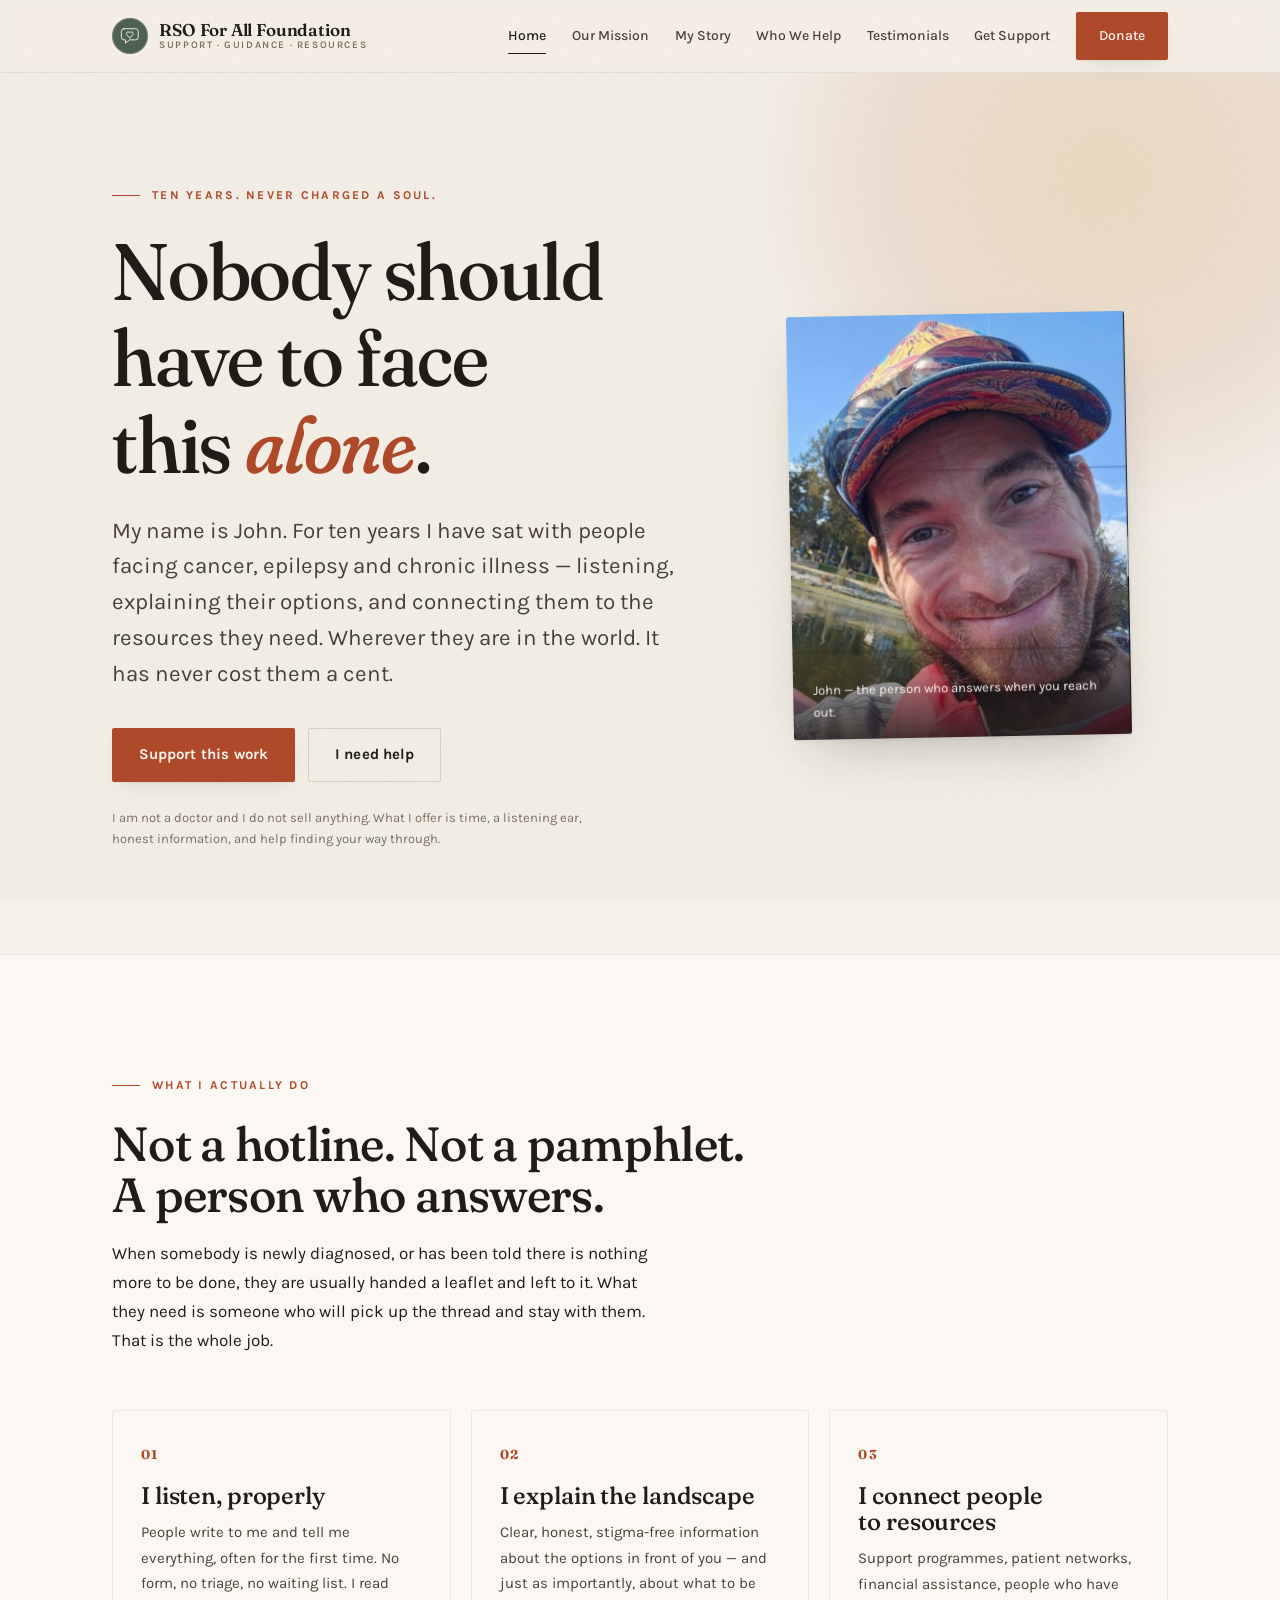
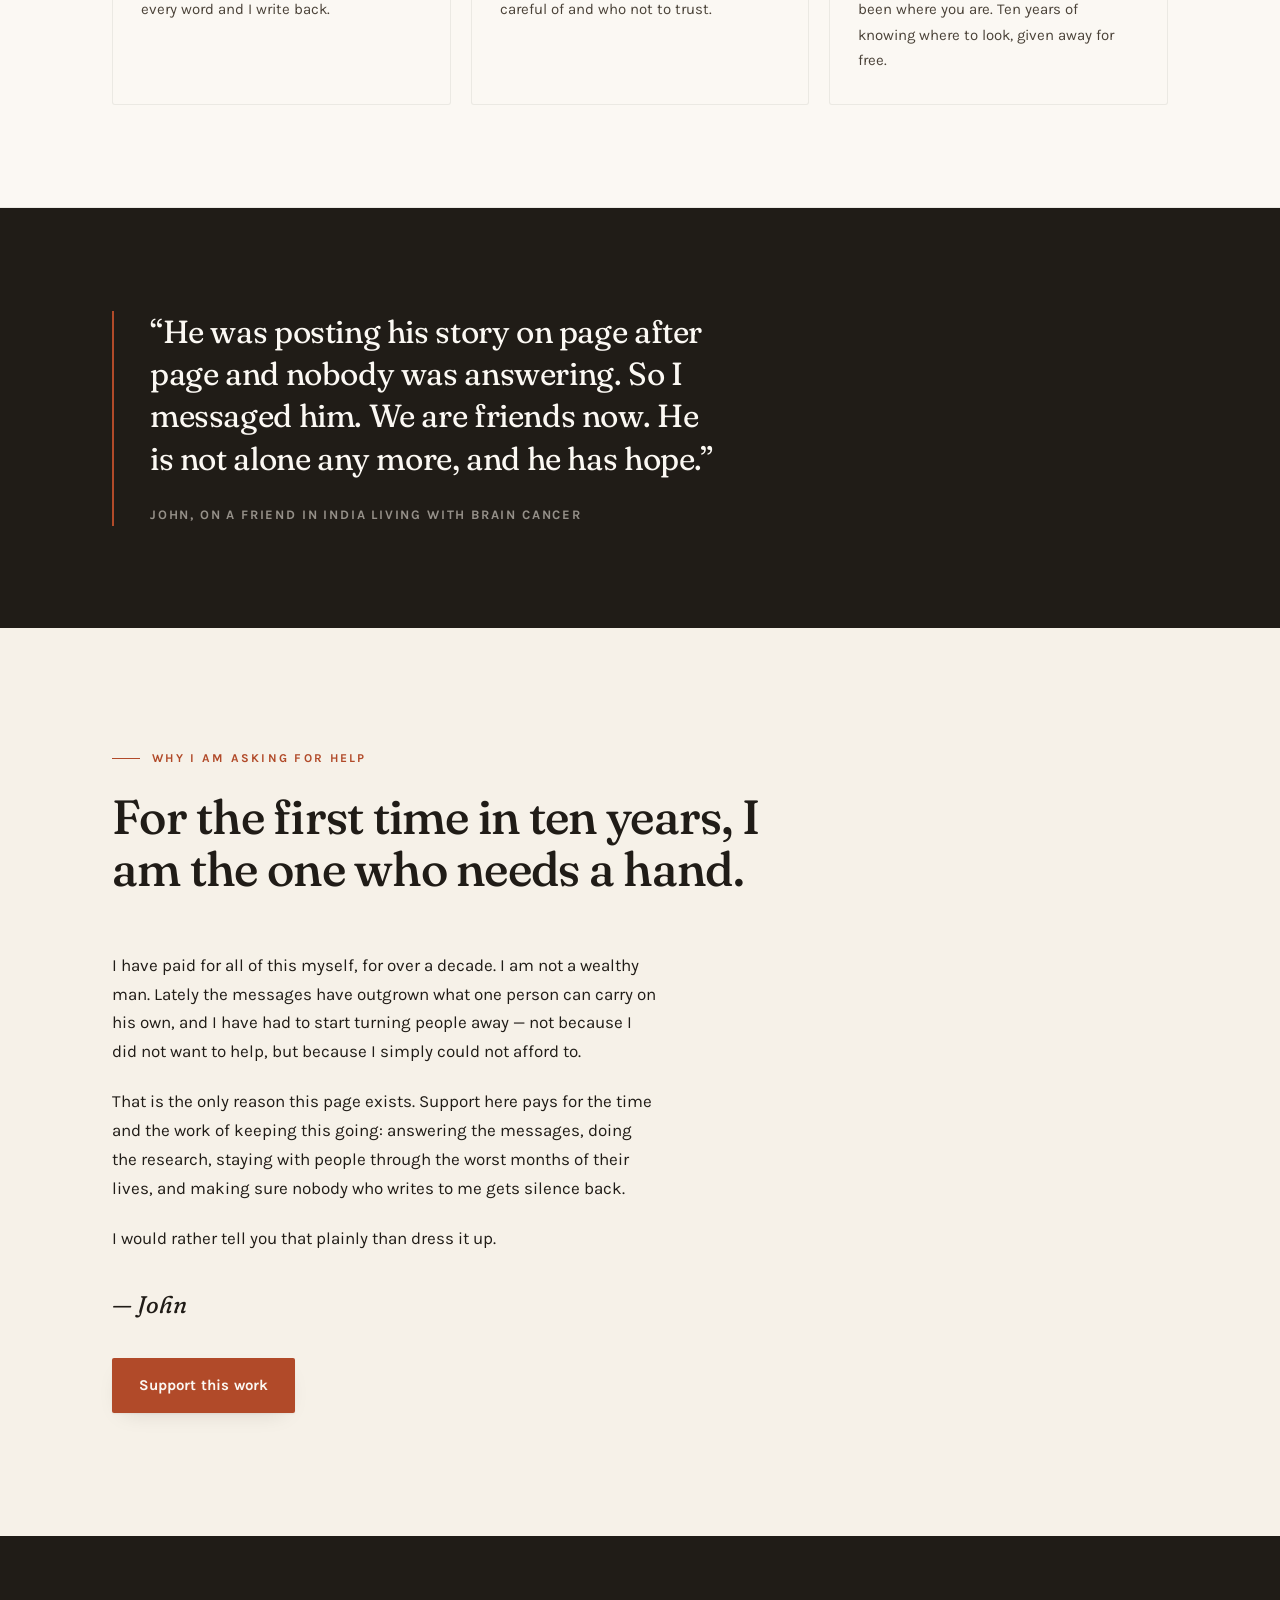
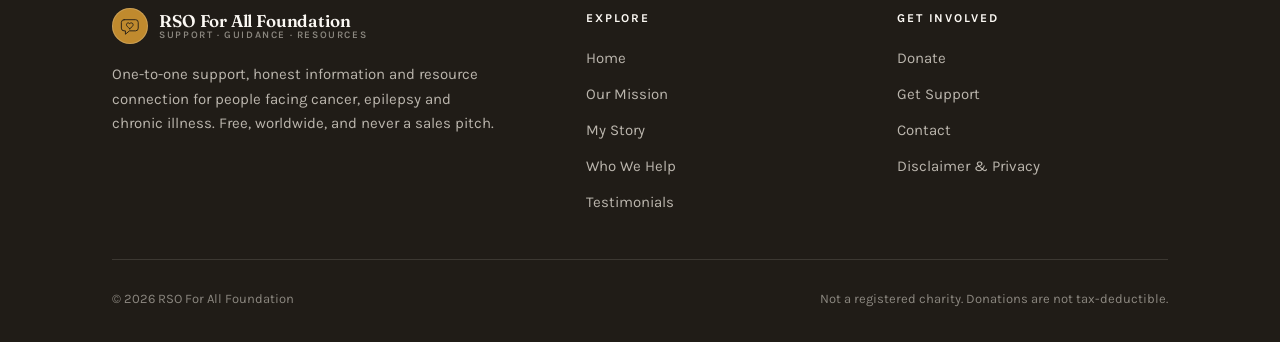
<file: index.html>
<!doctype html>
<html lang="en">
<head>
<meta charset="utf-8">
<meta name="viewport" content="width=device-width, initial-scale=1">
<title>RSO For All Foundation — Nobody should face this alone</title>
<meta name="description" content="For ten years, John has helped people facing cancer, epilepsy and chronic illness find answers, resources and someone to talk to. Free, one to one, anywhere in the world.">
<meta property="og:title" content="RSO For All Foundation — Nobody should face this alone">
<meta property="og:description" content="One-to-one support, guidance and resources for people facing cancer, epilepsy and chronic illness. Free, and never a sales pitch.">
<meta property="og:type" content="website">
<meta property="og:url" content="https://rsoforallfoundation.com/">
<link rel="preconnect" href="https://fonts.googleapis.com">
<link rel="preconnect" href="https://fonts.gstatic.com" crossorigin>
<link href="https://fonts.googleapis.com/css2?family=Fraunces:ital,opsz,wght@0,9..144,400..700;1,9..144,400..700&family=Karla:ital,wght@0,400..700;1,400..700&display=swap" rel="stylesheet">
<link rel="icon" href="assets/favicon.svg" type="image/svg+xml">
<link rel="stylesheet" href="assets/styles.css">
</head>
<body>
<a class="skip" href="#main">Skip to content</a>

<header class="masthead">
  <div class="shell">
    <a class="wordmark" href="index.html">
      <span class="mark" aria-hidden="true"><svg viewBox="0 0 64 64" fill="none" stroke="currentColor" stroke-width="2.7" stroke-linecap="round" stroke-linejoin="round"><path d="M15 11 h34 a8 8 0 0 1 8 8 v17 a8 8 0 0 1 -8 8 H31 L19 54 V44 h-4 a8 8 0 0 1 -8 -8 V19 a8 8 0 0 1 8 -8 Z"/><path d="M32 37.5 c -6.2 -4.6 -9.9 -7.9 -9.9 -11.8 a5.4 5.4 0 0 1 9.9 -2.9 a5.4 5.4 0 0 1 9.9 2.9 c 0 3.9 -3.7 7.2 -9.9 11.8 Z"/></svg></span>
      <span>RSO For All Foundation<small>Support &middot; Guidance &middot; Resources</small></span>
    </a>
    <button class="nav-toggle" aria-expanded="false" aria-controls="nav">Menu</button>
    <nav class="nav" id="nav">
      <a href="index.html" aria-current="page">Home</a>
      <a href="mission.html">Our Mission</a>
      <a href="story.html">My Story</a>
      <a href="who-we-help.html">Who We Help</a>
      <a href="testimonials.html">Testimonials</a>
      <a href="contact.html">Get Support</a>
      <a class="btn btn-primary" href="donate.html">Donate</a>
    </nav>
  </div>
</header>

<main id="main">

  <section class="hero">
    <div class="shell">
      <div class="hero-grid">
        <div>
          <p class="eyebrow rise d1">Ten years. Never charged a soul.</p>
          <h1 class="rise d2">Nobody should have to face this <em>alone</em>.</h1>
          <p class="lede rise d3">
            My name is John. For ten years I have sat with people facing cancer, epilepsy and
            chronic illness — listening, explaining their options, and connecting them to the
            resources they need. Wherever they are in the world. It has never cost them a cent.
          </p>
          <div class="hero-actions rise d4">
            <a class="btn btn-primary" href="donate.html">Support this work</a>
            <a class="btn btn-ghost" href="contact.html">I need help</a>
          </div>
          <p class="hero-note rise d5">
            I am not a doctor and I do not sell anything. What I offer is time, a listening ear,
            honest information, and help finding your way through.
          </p>
        </div>

        <figure class="portrait rise d3">
          <img src="assets/john-hero.jpg" alt="John, founder of RSO For All Foundation, outdoors by the water" width="703" height="879" fetchpriority="high">
          <figcaption>John &mdash; the person who answers when you reach out.</figcaption>
        </figure>
      </div>
    </div>
  </section>

  <section class="band-warm">
    <div class="shell">
      <div class="section-head">
        <p class="eyebrow">What I actually do</p>
        <h2>Not a hotline. Not a pamphlet. A person who answers.</h2>
        <p>
          When somebody is newly diagnosed, or has been told there is nothing more to be done, they
          are usually handed a leaflet and left to it. What they need is someone who will pick up
          the thread and stay with them. That is the whole job.
        </p>
      </div>

      <div class="pillars">
        <article class="pillar">
          <span class="num">01</span>
          <h3>I listen, properly</h3>
          <p>
            People write to me and tell me everything, often for the first time. No form, no triage,
            no waiting list. I read every word and I write back.
          </p>
        </article>
        <article class="pillar">
          <span class="num">02</span>
          <h3>I explain the landscape</h3>
          <p>
            Clear, honest, stigma-free information about the options in front of you — and just as
            importantly, about what to be careful of and who not to trust.
          </p>
        </article>
        <article class="pillar">
          <span class="num">03</span>
          <h3>I connect people to resources</h3>
          <p>
            Support programmes, patient networks, financial assistance, people who have been where
            you are. Ten years of knowing where to look, given away for free.
          </p>
        </article>
      </div>
    </div>
  </section>

  <section class="band-ink">
    <div class="shell">
      <div class="quote">
        <blockquote>
          &ldquo;He was posting his story on page after page and nobody was answering. So I
          messaged him. We are friends now. He is not alone any more, and he has hope.&rdquo;
        </blockquote>
        <cite>John, on a friend in India living with brain cancer</cite>
      </div>
    </div>
  </section>

  <section>
    <div class="shell">
      <div class="section-head">
        <p class="eyebrow">Why I am asking for help</p>
        <h2>For the first time in ten years, I am the one who needs a hand.</h2>
      </div>
      <div class="prose">
        <p>
          I have paid for all of this myself, for over a decade. I am not a wealthy man. Lately the
          messages have outgrown what one person can carry on his own, and I have had to start
          turning people away — not because I did not want to help, but because I simply could not
          afford to.
        </p>
        <p>
          That is the only reason this page exists. Support here pays for the time and the work of
          keeping this going: answering the messages, doing the research, staying with people
          through the worst months of their lives, and making sure nobody who writes to me gets
          silence back.
        </p>
        <p>
          I would rather tell you that plainly than dress it up.
        </p>
        <p class="sig">— John</p>
        <p style="margin-top:2rem">
          <a class="btn btn-primary" href="donate.html">Support this work</a>
        </p>
      </div>
    </div>
  </section>

</main>

<footer class="foot">
  <div class="shell">
    <div class="foot-grid">
      <div>
        <div class="wordmark">
          <span class="mark" aria-hidden="true"><svg viewBox="0 0 64 64" fill="none" stroke="currentColor" stroke-width="2.7" stroke-linecap="round" stroke-linejoin="round"><path d="M15 11 h34 a8 8 0 0 1 8 8 v17 a8 8 0 0 1 -8 8 H31 L19 54 V44 h-4 a8 8 0 0 1 -8 -8 V19 a8 8 0 0 1 8 -8 Z"/><path d="M32 37.5 c -6.2 -4.6 -9.9 -7.9 -9.9 -11.8 a5.4 5.4 0 0 1 9.9 -2.9 a5.4 5.4 0 0 1 9.9 2.9 c 0 3.9 -3.7 7.2 -9.9 11.8 Z"/></svg></span>
          <span>RSO For All Foundation<small>Support &middot; Guidance &middot; Resources</small></span>
        </div>
        <p class="blurb">
          One-to-one support, honest information and resource connection for people facing cancer,
          epilepsy and chronic illness. Free, worldwide, and never a sales pitch.
        </p>
      </div>
      <div>
        <h4>Explore</h4>
        <ul>
          <li><a href="index.html">Home</a></li>
          <li><a href="mission.html">Our Mission</a></li>
          <li><a href="story.html">My Story</a></li>
          <li><a href="who-we-help.html">Who We Help</a></li>
          <li><a href="testimonials.html">Testimonials</a></li>
        </ul>
      </div>
      <div>
        <h4>Get involved</h4>
        <ul>
          <li><a href="donate.html">Donate</a></li>
          <li><a href="contact.html">Get Support</a></li>
          <li><a href="contact.html">Contact</a></li>
          <li><a href="disclaimer.html">Disclaimer &amp; Privacy</a></li>
        </ul>
      </div>
    </div>
    <div class="colophon">
      <span>&copy; 2026 RSO For All Foundation</span>
      <span>Not a registered charity. Donations are not tax-deductible.</span>
    </div>
  </div>
</footer>

<script src="assets/main.js"></script>
</body>
</html>
</file>
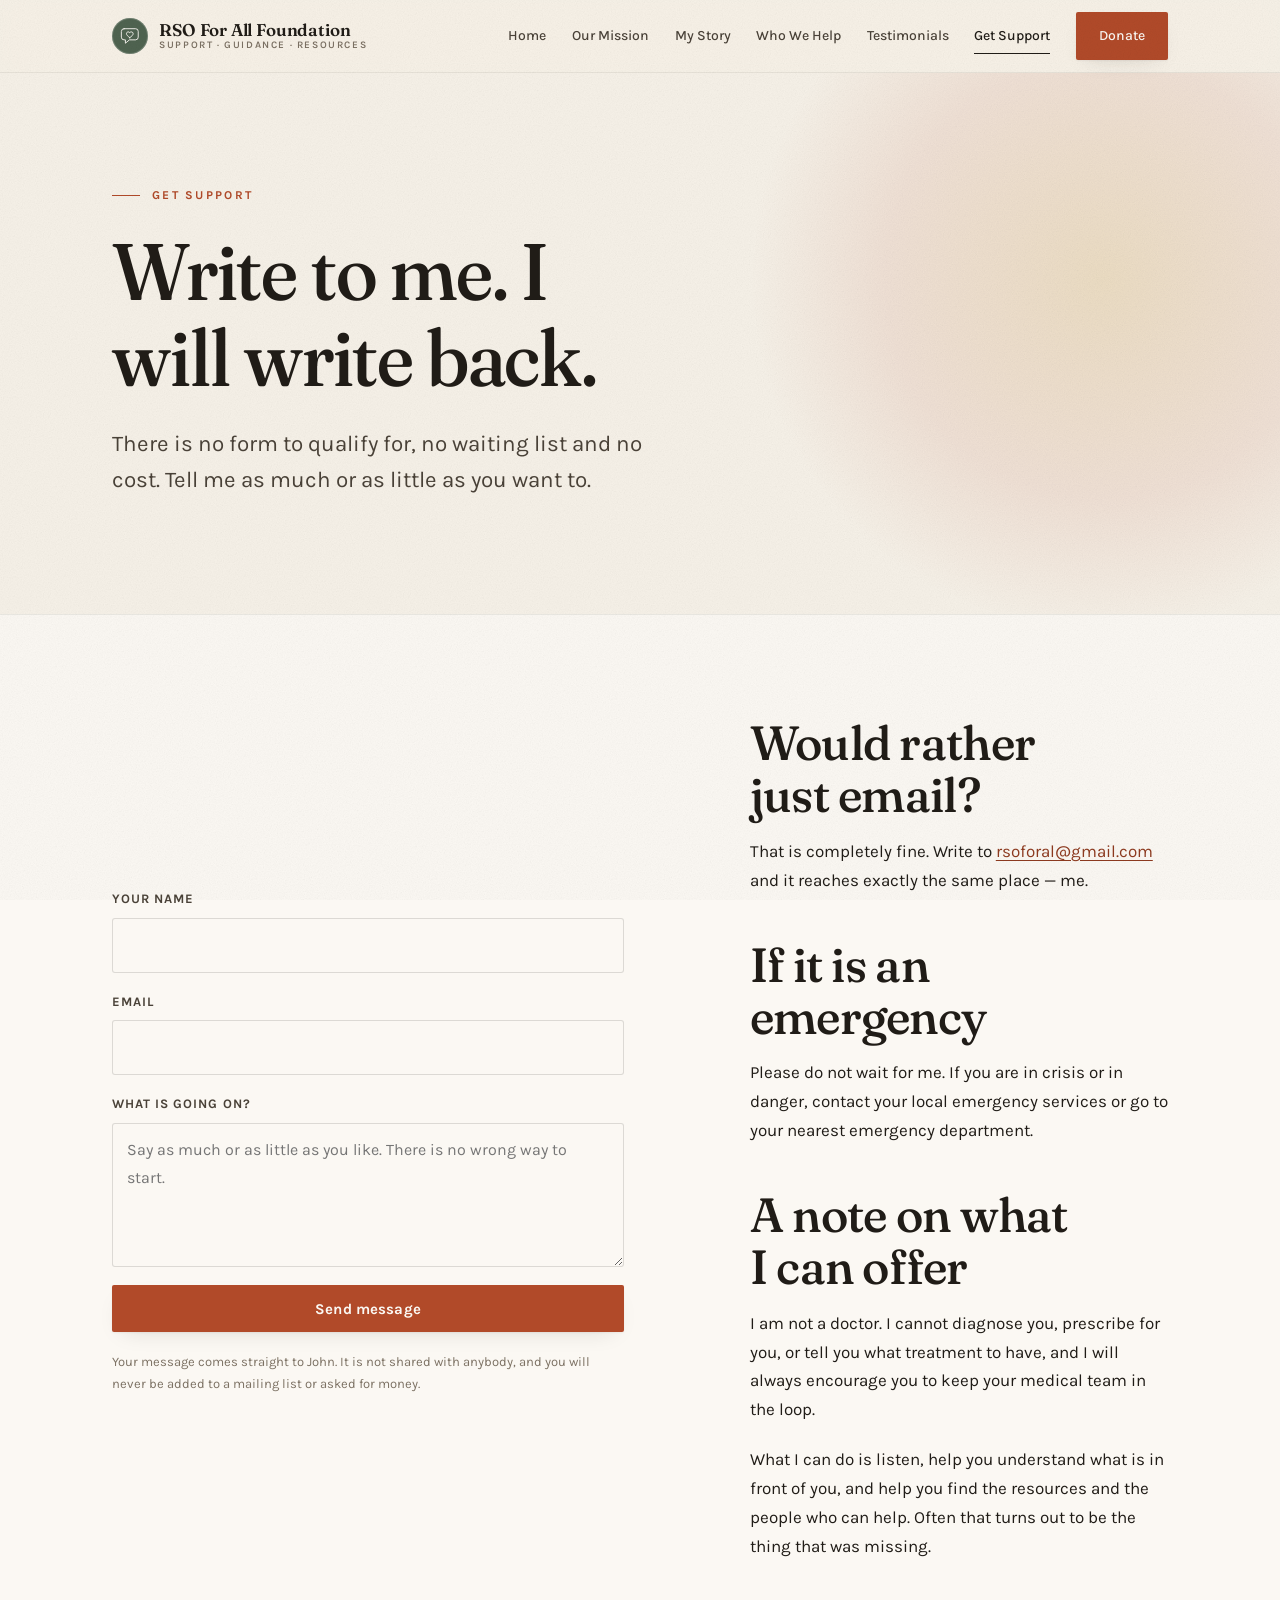
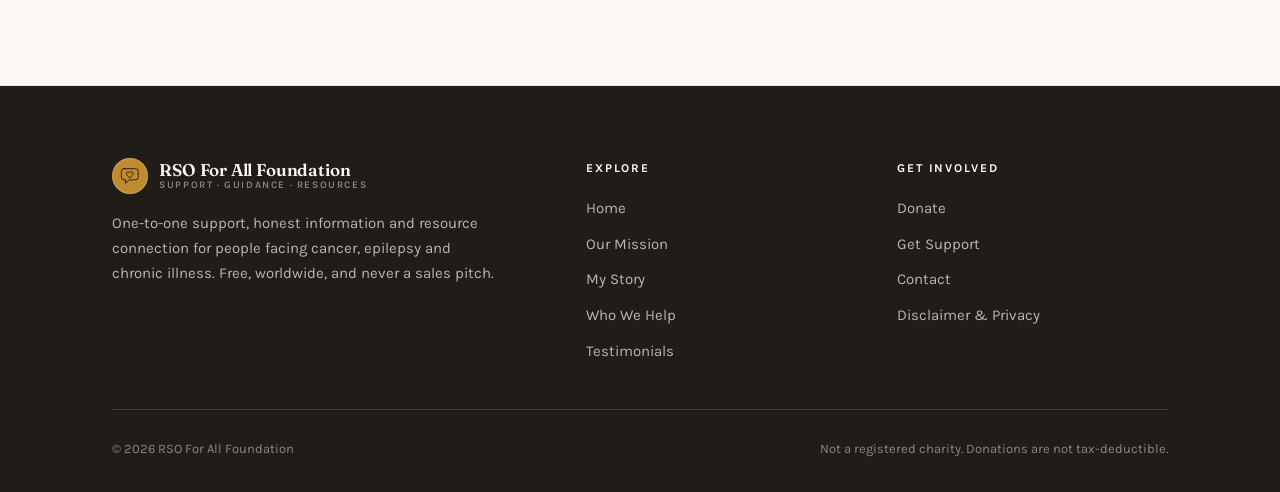
<file: contact.html>
<!doctype html>
<html lang="en">
<head>
<meta charset="utf-8">
<meta name="viewport" content="width=device-width, initial-scale=1">
<title>Get Support — RSO For All Foundation</title>
<meta name="description" content="Reach out. Every message is read by a person and answered by a person. It costs nothing.">
<meta property="og:title" content="Get Support — RSO For All Foundation">
<meta property="og:description" content="Reach out. Every message is read by a person and answered by a person. It costs nothing.">
<meta property="og:type" content="website">
<link rel="preconnect" href="https://fonts.googleapis.com">
<link rel="preconnect" href="https://fonts.gstatic.com" crossorigin>
<link href="https://fonts.googleapis.com/css2?family=Fraunces:ital,opsz,wght@0,9..144,400..700;1,9..144,400..700&family=Karla:ital,wght@0,400..700;1,400..700&display=swap" rel="stylesheet">
<link rel="icon" href="assets/favicon.svg" type="image/svg+xml">
<link rel="stylesheet" href="assets/styles.css">
</head>
<body>
<a class="skip" href="#main">Skip to content</a>

<header class="masthead">
  <div class="shell">
    <a class="wordmark" href="index.html">
      <span class="mark" aria-hidden="true"><svg viewBox="0 0 64 64" fill="none" stroke="currentColor" stroke-width="2.7" stroke-linecap="round" stroke-linejoin="round"><path d="M15 11 h34 a8 8 0 0 1 8 8 v17 a8 8 0 0 1 -8 8 H31 L19 54 V44 h-4 a8 8 0 0 1 -8 -8 V19 a8 8 0 0 1 8 -8 Z"/><path d="M32 37.5 c -6.2 -4.6 -9.9 -7.9 -9.9 -11.8 a5.4 5.4 0 0 1 9.9 -2.9 a5.4 5.4 0 0 1 9.9 2.9 c 0 3.9 -3.7 7.2 -9.9 11.8 Z"/></svg></span>
      <span>RSO For All Foundation<small>Support &middot; Guidance &middot; Resources</small></span>
    </a>
    <button class="nav-toggle" aria-expanded="false" aria-controls="nav">Menu</button>
    <nav class="nav" id="nav">
      <a href="index.html">Home</a>
      <a href="mission.html">Our Mission</a>
      <a href="story.html">My Story</a>
      <a href="who-we-help.html">Who We Help</a>
      <a href="testimonials.html">Testimonials</a>
      <a href="contact.html" aria-current="page">Get Support</a>
      <a class="btn btn-primary" href="donate.html">Donate</a>
    </nav>
  </div>
</header>

<main id="main">

  <section class="hero">
    <div class="shell">
      <div style="max-width:44rem">
        <p class="eyebrow rise d1">Get support</p>
        <h1 class="rise d2">Write to me. I will write back.</h1>
          <p class="lede rise d3">There is no form to qualify for, no waiting list and no cost. Tell me as much or as little as you want to.</p>
      </div>
    </div>
  </section>

  <section class="band-warm">
    <div class="shell">
      <div class="hero-grid">
        <div>
          <form class="form" method="post" action="contact.php">
            <div class="field">
              <label for="name">Your name</label>
              <input type="text" id="name" name="name" required autocomplete="name">
            </div>
            <div class="field">
              <label for="email">Email</label>
              <input type="email" id="email" name="email" required autocomplete="email">
            </div>
            <div class="field">
              <label for="message">What is going on?</label>
              <textarea id="message" name="message" required
                placeholder="Say as much or as little as you like. There is no wrong way to start."></textarea>
            </div>
            <input class="hp" type="text" name="website" tabindex="-1" autocomplete="off" aria-hidden="true">
            <button class="btn btn-primary btn-wide" type="submit">Send message</button>
            <p class="form-note">
              Your message comes straight to John. It is not shared with anybody, and you will never
              be added to a mailing list or asked for money.
            </p>
          </form>
        </div>

        <div class="prose">
          <h2>Would rather just email?</h2>
          <p>
            That is completely fine. Write to
            <a href="mailto:rsoforal@gmail.com">rsoforal@gmail.com</a> and it reaches exactly the
            same place — me.
          </p>

          <h2>If it is an emergency</h2>
          <p>
            Please do not wait for me. If you are in crisis or in danger, contact your local
            emergency services or go to your nearest emergency department.
          </p>
          <h2>A note on what I can offer</h2>
          <p>
            I am not a doctor. I cannot diagnose you, prescribe for you, or tell you what treatment
            to have, and I will always encourage you to keep your medical team in the loop.
          </p>
          <p>
            What I can do is listen, help you understand what is in front of you, and help you find
            the resources and the people who can help. Often that turns out to be the thing that was
            missing.
          </p>
        </div>
      </div>
    </div>
  </section>

</main>

<footer class="foot">
  <div class="shell">
    <div class="foot-grid">
      <div>
        <div class="wordmark">
          <span class="mark" aria-hidden="true"><svg viewBox="0 0 64 64" fill="none" stroke="currentColor" stroke-width="2.7" stroke-linecap="round" stroke-linejoin="round"><path d="M15 11 h34 a8 8 0 0 1 8 8 v17 a8 8 0 0 1 -8 8 H31 L19 54 V44 h-4 a8 8 0 0 1 -8 -8 V19 a8 8 0 0 1 8 -8 Z"/><path d="M32 37.5 c -6.2 -4.6 -9.9 -7.9 -9.9 -11.8 a5.4 5.4 0 0 1 9.9 -2.9 a5.4 5.4 0 0 1 9.9 2.9 c 0 3.9 -3.7 7.2 -9.9 11.8 Z"/></svg></span>
          <span>RSO For All Foundation<small>Support &middot; Guidance &middot; Resources</small></span>
        </div>
        <p class="blurb">
          One-to-one support, honest information and resource connection for people facing cancer,
          epilepsy and chronic illness. Free, worldwide, and never a sales pitch.
        </p>
      </div>
      <div>
        <h4>Explore</h4>
        <ul>
          <li><a href="index.html">Home</a></li>
          <li><a href="mission.html">Our Mission</a></li>
          <li><a href="story.html">My Story</a></li>
          <li><a href="who-we-help.html">Who We Help</a></li>
          <li><a href="testimonials.html">Testimonials</a></li>
        </ul>
      </div>
      <div>
        <h4>Get involved</h4>
        <ul>
          <li><a href="donate.html">Donate</a></li>
          <li><a href="contact.html">Get Support</a></li>
          <li><a href="contact.html">Contact</a></li>
          <li><a href="disclaimer.html">Disclaimer &amp; Privacy</a></li>
        </ul>
      </div>
    </div>
    <div class="colophon">
      <span>&copy; 2026 RSO For All Foundation</span>
      <span>Not a registered charity. Donations are not tax-deductible.</span>
    </div>
  </div>
</footer>

<script src="assets/main.js"></script>
</body>
</html>
</file>
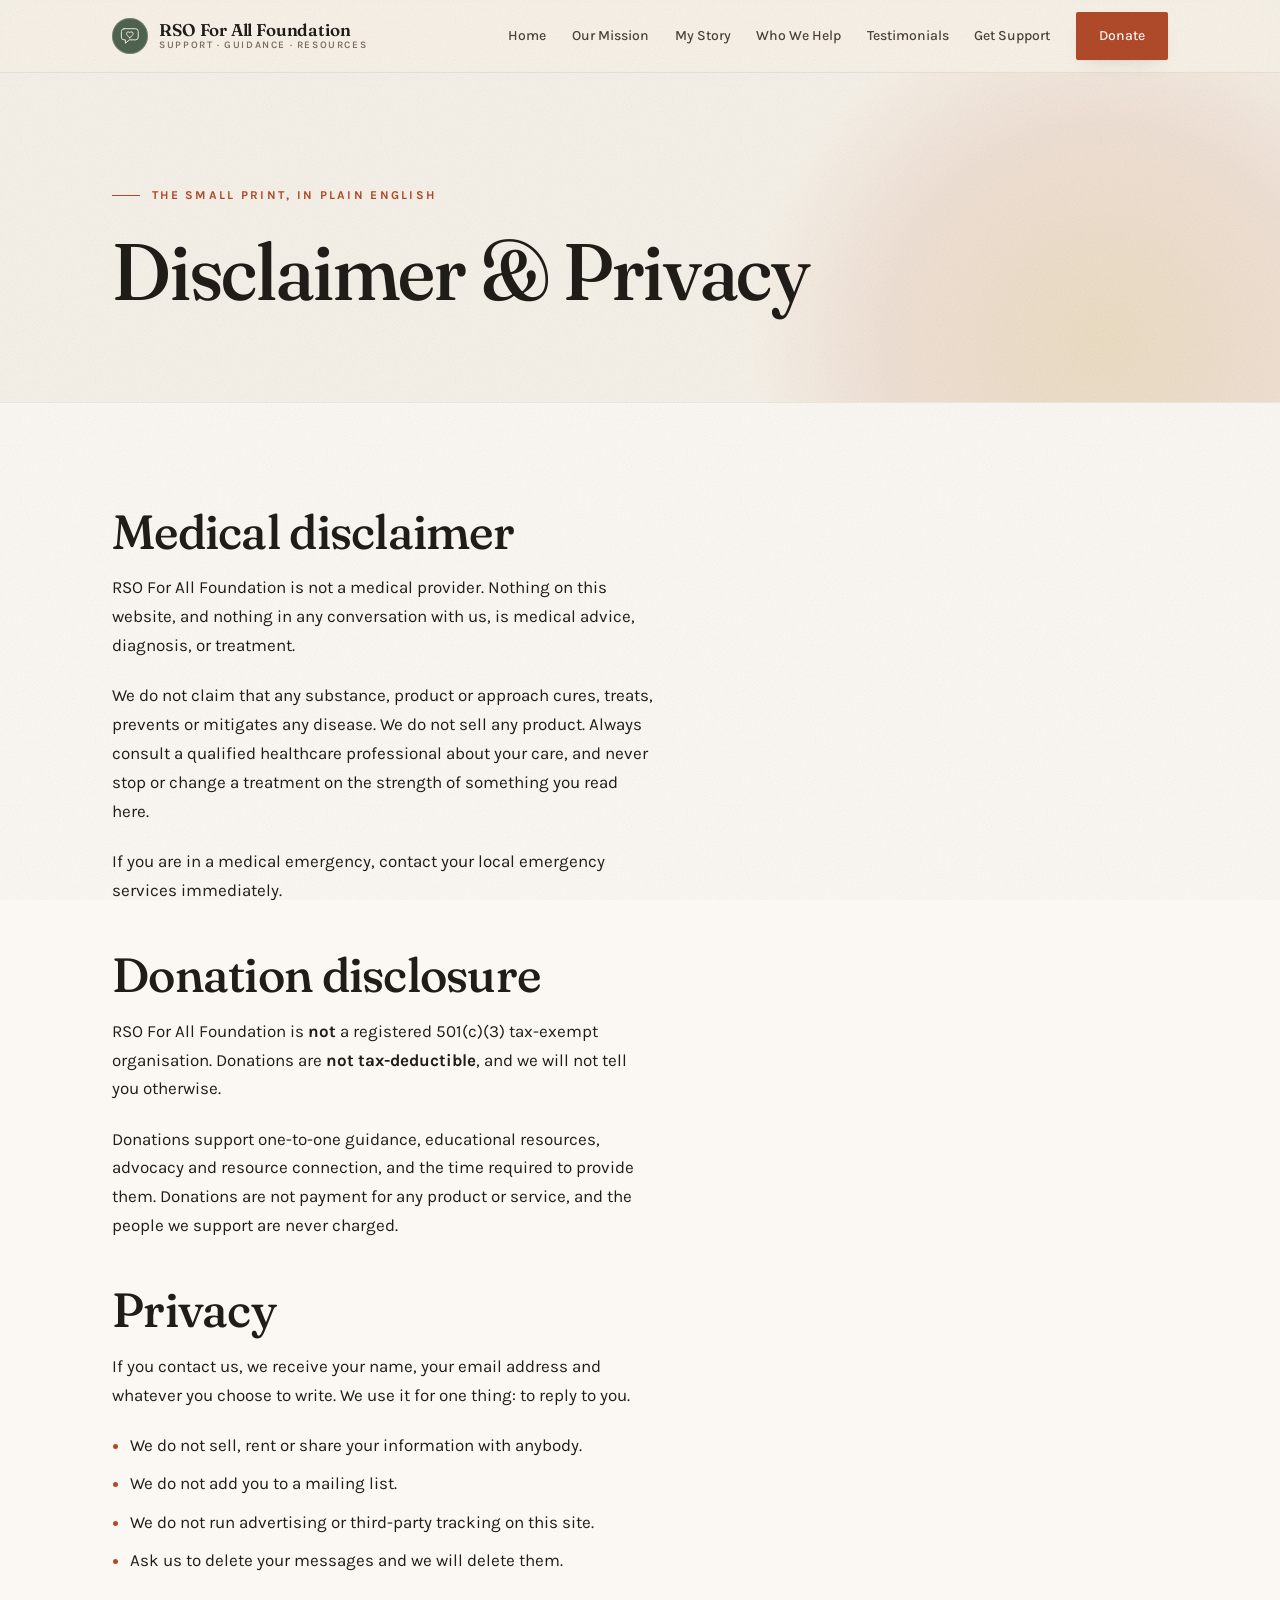
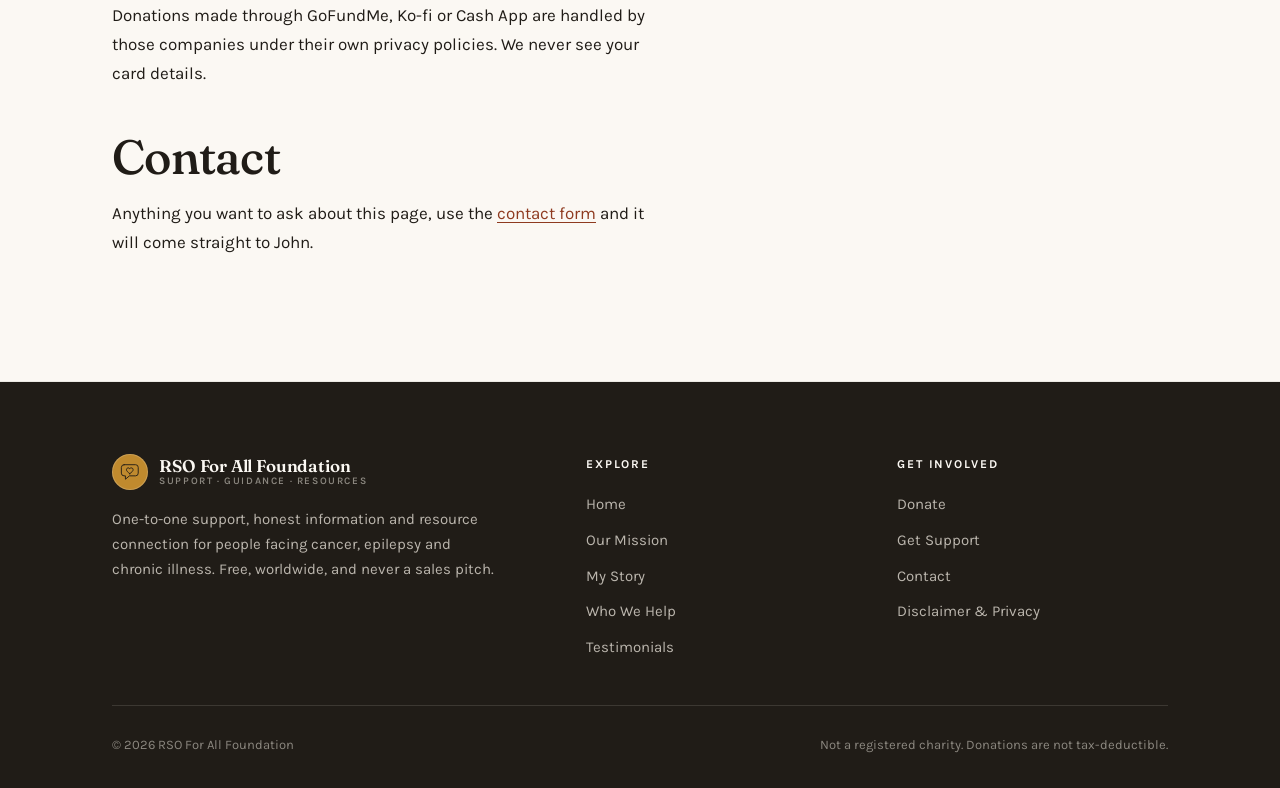
<file: disclaimer.html>
<!doctype html>
<html lang="en">
<head>
<meta charset="utf-8">
<meta name="viewport" content="width=device-width, initial-scale=1">
<title>Disclaimer &amp; Privacy — RSO For All Foundation</title>
<meta name="description" content="Medical disclaimer, donation disclosure and privacy policy for RSO For All Foundation.">
<meta property="og:title" content="Disclaimer &amp; Privacy — RSO For All Foundation">
<meta property="og:description" content="Medical disclaimer, donation disclosure and privacy policy for RSO For All Foundation.">
<meta property="og:type" content="website">
<link rel="preconnect" href="https://fonts.googleapis.com">
<link rel="preconnect" href="https://fonts.gstatic.com" crossorigin>
<link href="https://fonts.googleapis.com/css2?family=Fraunces:ital,opsz,wght@0,9..144,400..700;1,9..144,400..700&family=Karla:ital,wght@0,400..700;1,400..700&display=swap" rel="stylesheet">
<link rel="icon" href="assets/favicon.svg" type="image/svg+xml">
<link rel="stylesheet" href="assets/styles.css">
</head>
<body>
<a class="skip" href="#main">Skip to content</a>

<header class="masthead">
  <div class="shell">
    <a class="wordmark" href="index.html">
      <span class="mark" aria-hidden="true"><svg viewBox="0 0 64 64" fill="none" stroke="currentColor" stroke-width="2.7" stroke-linecap="round" stroke-linejoin="round"><path d="M15 11 h34 a8 8 0 0 1 8 8 v17 a8 8 0 0 1 -8 8 H31 L19 54 V44 h-4 a8 8 0 0 1 -8 -8 V19 a8 8 0 0 1 8 -8 Z"/><path d="M32 37.5 c -6.2 -4.6 -9.9 -7.9 -9.9 -11.8 a5.4 5.4 0 0 1 9.9 -2.9 a5.4 5.4 0 0 1 9.9 2.9 c 0 3.9 -3.7 7.2 -9.9 11.8 Z"/></svg></span>
      <span>RSO For All Foundation<small>Support &middot; Guidance &middot; Resources</small></span>
    </a>
    <button class="nav-toggle" aria-expanded="false" aria-controls="nav">Menu</button>
    <nav class="nav" id="nav">
      <a href="index.html">Home</a>
      <a href="mission.html">Our Mission</a>
      <a href="story.html">My Story</a>
      <a href="who-we-help.html">Who We Help</a>
      <a href="testimonials.html">Testimonials</a>
      <a href="contact.html">Get Support</a>
      <a class="btn btn-primary" href="donate.html">Donate</a>
    </nav>
  </div>
</header>

<main id="main">

  <section class="hero">
    <div class="shell">
      <div style="max-width:44rem">
        <p class="eyebrow rise d1">The small print, in plain English</p>
        <h1 class="rise d2">Disclaimer &amp; Privacy</h1>
      </div>
    </div>
  </section>

  <section class="band-warm">
    <div class="shell">
      <div class="prose">
        <h2>Medical disclaimer</h2>
        <p>
          RSO For All Foundation is not a medical provider. Nothing on this website, and nothing in
          any conversation with us, is medical advice, diagnosis, or treatment.
        </p>
        <p>
          We do not claim that any substance, product or approach cures, treats, prevents or
          mitigates any disease. We do not sell any product. Always consult a qualified healthcare
          professional about your care, and never stop or change a treatment on the strength of
          something you read here.
        </p>
        <p>
          If you are in a medical emergency, contact your local emergency services immediately.
        </p>

        <h2>Donation disclosure</h2>
        <p>
          RSO For All Foundation is <b>not</b> a registered 501(c)(3) tax-exempt organisation.
          Donations are <b>not tax-deductible</b>, and we will not tell you otherwise.
        </p>
        <p>
          Donations support one-to-one guidance, educational resources, advocacy and resource
          connection, and the time required to provide them. Donations are not payment for any
          product or service, and the people we support are never charged.
        </p>

        <h2>Privacy</h2>
        <p>
          If you contact us, we receive your name, your email address and whatever you choose to
          write. We use it for one thing: to reply to you.
        </p>
        <ul>
          <li>We do not sell, rent or share your information with anybody.</li>
          <li>We do not add you to a mailing list.</li>
          <li>We do not run advertising or third-party tracking on this site.</li>
          <li>Ask us to delete your messages and we will delete them.</li>
        </ul>
        <p>
          Donations made through GoFundMe, Ko-fi or Cash App are handled by those companies under
          their own privacy policies. We never see your card details.
        </p>

        <h2>Contact</h2>
        <p>
          Anything you want to ask about this page, use the <a href="contact.html">contact form</a>
          and it will come straight to John.
        </p>
      </div>
    </div>
  </section>

</main>

<footer class="foot">
  <div class="shell">
    <div class="foot-grid">
      <div>
        <div class="wordmark">
          <span class="mark" aria-hidden="true"><svg viewBox="0 0 64 64" fill="none" stroke="currentColor" stroke-width="2.7" stroke-linecap="round" stroke-linejoin="round"><path d="M15 11 h34 a8 8 0 0 1 8 8 v17 a8 8 0 0 1 -8 8 H31 L19 54 V44 h-4 a8 8 0 0 1 -8 -8 V19 a8 8 0 0 1 8 -8 Z"/><path d="M32 37.5 c -6.2 -4.6 -9.9 -7.9 -9.9 -11.8 a5.4 5.4 0 0 1 9.9 -2.9 a5.4 5.4 0 0 1 9.9 2.9 c 0 3.9 -3.7 7.2 -9.9 11.8 Z"/></svg></span>
          <span>RSO For All Foundation<small>Support &middot; Guidance &middot; Resources</small></span>
        </div>
        <p class="blurb">
          One-to-one support, honest information and resource connection for people facing cancer,
          epilepsy and chronic illness. Free, worldwide, and never a sales pitch.
        </p>
      </div>
      <div>
        <h4>Explore</h4>
        <ul>
          <li><a href="index.html">Home</a></li>
          <li><a href="mission.html">Our Mission</a></li>
          <li><a href="story.html">My Story</a></li>
          <li><a href="who-we-help.html">Who We Help</a></li>
          <li><a href="testimonials.html">Testimonials</a></li>
        </ul>
      </div>
      <div>
        <h4>Get involved</h4>
        <ul>
          <li><a href="donate.html">Donate</a></li>
          <li><a href="contact.html">Get Support</a></li>
          <li><a href="contact.html">Contact</a></li>
          <li><a href="disclaimer.html">Disclaimer &amp; Privacy</a></li>
        </ul>
      </div>
    </div>
    <div class="colophon">
      <span>&copy; 2026 RSO For All Foundation</span>
      <span>Not a registered charity. Donations are not tax-deductible.</span>
    </div>
  </div>
</footer>

<script src="assets/main.js"></script>
</body>
</html>
</file>
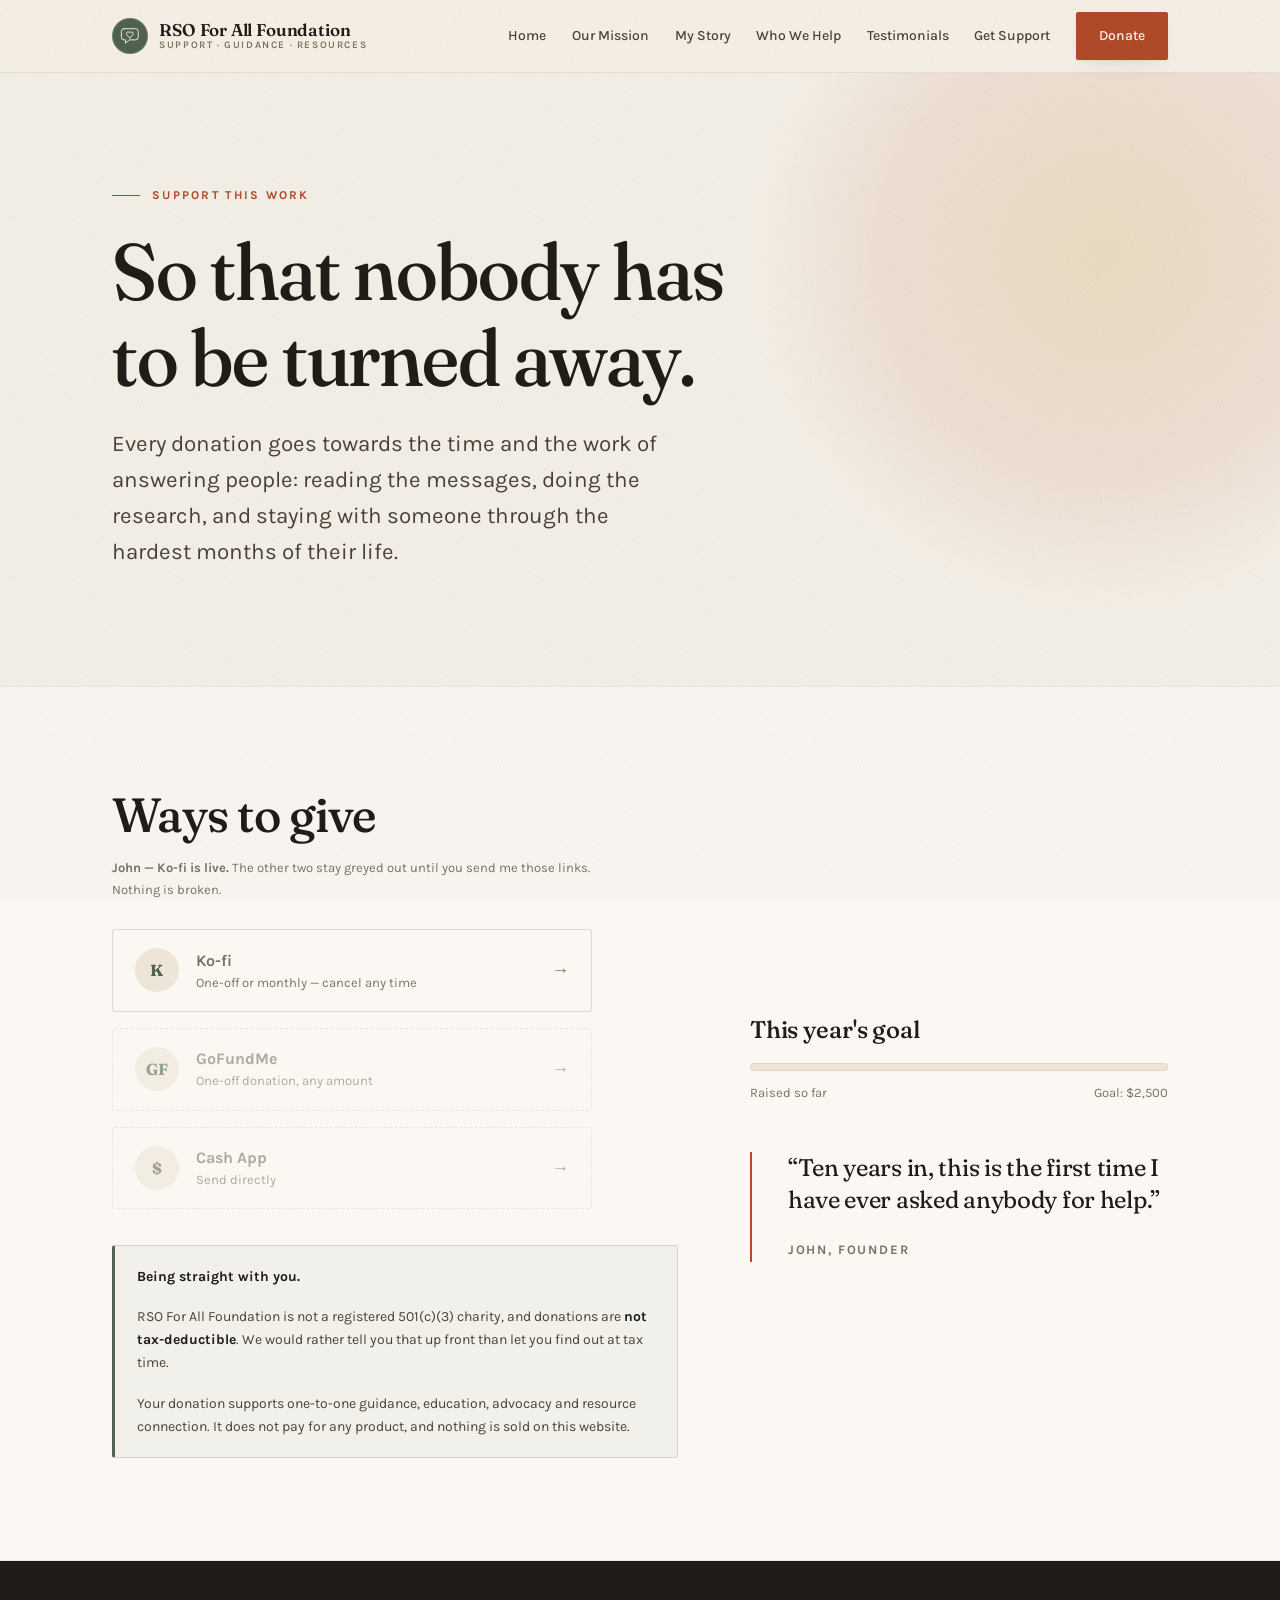
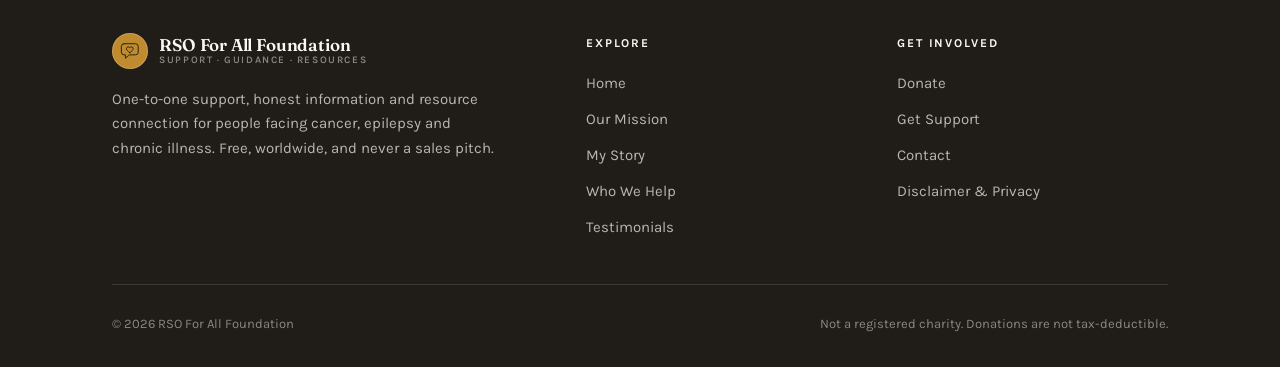
<file: donate.html>
<!doctype html>
<html lang="en">
<head>
<meta charset="utf-8">
<meta name="viewport" content="width=device-width, initial-scale=1">
<title>Donate — RSO For All Foundation</title>
<meta name="description" content="Support one-to-one guidance, education and resource connection for people facing serious illness.">
<meta property="og:title" content="Donate — RSO For All Foundation">
<meta property="og:description" content="Support one-to-one guidance, education and resource connection for people facing serious illness.">
<meta property="og:type" content="website">
<link rel="preconnect" href="https://fonts.googleapis.com">
<link rel="preconnect" href="https://fonts.gstatic.com" crossorigin>
<link href="https://fonts.googleapis.com/css2?family=Fraunces:ital,opsz,wght@0,9..144,400..700;1,9..144,400..700&family=Karla:ital,wght@0,400..700;1,400..700&display=swap" rel="stylesheet">
<link rel="icon" href="assets/favicon.svg" type="image/svg+xml">
<link rel="stylesheet" href="assets/styles.css">
</head>
<body>
<a class="skip" href="#main">Skip to content</a>

<header class="masthead">
  <div class="shell">
    <a class="wordmark" href="index.html">
      <span class="mark" aria-hidden="true"><svg viewBox="0 0 64 64" fill="none" stroke="currentColor" stroke-width="2.7" stroke-linecap="round" stroke-linejoin="round"><path d="M15 11 h34 a8 8 0 0 1 8 8 v17 a8 8 0 0 1 -8 8 H31 L19 54 V44 h-4 a8 8 0 0 1 -8 -8 V19 a8 8 0 0 1 8 -8 Z"/><path d="M32 37.5 c -6.2 -4.6 -9.9 -7.9 -9.9 -11.8 a5.4 5.4 0 0 1 9.9 -2.9 a5.4 5.4 0 0 1 9.9 2.9 c 0 3.9 -3.7 7.2 -9.9 11.8 Z"/></svg></span>
      <span>RSO For All Foundation<small>Support &middot; Guidance &middot; Resources</small></span>
    </a>
    <button class="nav-toggle" aria-expanded="false" aria-controls="nav">Menu</button>
    <nav class="nav" id="nav">
      <a href="index.html">Home</a>
      <a href="mission.html">Our Mission</a>
      <a href="story.html">My Story</a>
      <a href="who-we-help.html">Who We Help</a>
      <a href="testimonials.html">Testimonials</a>
      <a href="contact.html">Get Support</a>
      <a class="btn btn-primary" href="donate.html">Donate</a>
    </nav>
  </div>
</header>

<main id="main">

  <section class="hero">
    <div class="shell">
      <div style="max-width:44rem">
        <p class="eyebrow rise d1">Support this work</p>
        <h1 class="rise d2">So that nobody has to be turned away.</h1>
          <p class="lede rise d3">Every donation goes towards the time and the work of answering people: reading the messages, doing the research, and staying with someone through the hardest months of their life.</p>
      </div>
    </div>
  </section>

  <section class="band-warm">
    <div class="shell">
      <div class="hero-grid">
        <div>
          <h2 style="margin-bottom:1rem">Ways to give</h2>
          <p class="form-note" style="margin-bottom:1.75rem">
            <b>John — Ko-fi is live.</b> The other two stay greyed out until you send me those links.
            Nothing is broken.
          </p>

          <div class="give">
            <a class="give-option" href="https://ko-fi.com/rsoforallfoundation"
               target="_blank" rel="noopener" data-slot="kofi">
              <span class="badge" aria-hidden="true">K</span>
              <span>
                <b>Ko-fi</b>
                <span>One-off or monthly &mdash; cancel any time</span>
              </span>
              <span class="arrow" aria-hidden="true">&rarr;</span>
            </a>

            <a class="give-option is-pending" href="#" data-slot="gofundme">
              <span class="badge" aria-hidden="true">GF</span>
              <span>
                <b>GoFundMe</b>
                <span>One-off donation, any amount</span>
              </span>
              <span class="arrow" aria-hidden="true">&rarr;</span>
            </a>

            <a class="give-option is-pending" href="#" data-slot="cashapp">
              <span class="badge" aria-hidden="true">$</span>
              <span>
                <b>Cash App</b>
                <span>Send directly</span>
              </span>
              <span class="arrow" aria-hidden="true">&rarr;</span>
            </a>
          </div>

          <div class="disclosure">
            <p><b>Being straight with you.</b></p>
            <p>
              RSO For All Foundation is not a registered 501(c)(3) charity, and donations are
              <b>not tax-deductible</b>. We would rather tell you that up front than let you find
              out at tax time.
            </p>
            <p>
              Your donation supports one-to-one guidance, education, advocacy and resource
              connection. It does not pay for any product, and nothing is sold on this website.
            </p>
          </div>
        </div>

        <div>
          <div class="meter">
            <h3 style="margin-bottom:1.25rem">This year's goal</h3>
            <div class="meter-track">
              <div class="meter-fill" style="--pct:0%"></div>
            </div>
            <div class="meter-labels">
              <span>Raised so far</span>
              <span>Goal: $2,500</span>
            </div>
          </div>

          <div class="quote" style="margin-top:3rem">
            <blockquote style="font-size:clamp(1.15rem,2.4vw,1.5rem)">
              &ldquo;Ten years in, this is the first time I have ever asked anybody for help.&rdquo;
            </blockquote>
            <cite>John, founder</cite>
          </div>
        </div>
      </div>
    </div>
  </section>

</main>

<footer class="foot">
  <div class="shell">
    <div class="foot-grid">
      <div>
        <div class="wordmark">
          <span class="mark" aria-hidden="true"><svg viewBox="0 0 64 64" fill="none" stroke="currentColor" stroke-width="2.7" stroke-linecap="round" stroke-linejoin="round"><path d="M15 11 h34 a8 8 0 0 1 8 8 v17 a8 8 0 0 1 -8 8 H31 L19 54 V44 h-4 a8 8 0 0 1 -8 -8 V19 a8 8 0 0 1 8 -8 Z"/><path d="M32 37.5 c -6.2 -4.6 -9.9 -7.9 -9.9 -11.8 a5.4 5.4 0 0 1 9.9 -2.9 a5.4 5.4 0 0 1 9.9 2.9 c 0 3.9 -3.7 7.2 -9.9 11.8 Z"/></svg></span>
          <span>RSO For All Foundation<small>Support &middot; Guidance &middot; Resources</small></span>
        </div>
        <p class="blurb">
          One-to-one support, honest information and resource connection for people facing cancer,
          epilepsy and chronic illness. Free, worldwide, and never a sales pitch.
        </p>
      </div>
      <div>
        <h4>Explore</h4>
        <ul>
          <li><a href="index.html">Home</a></li>
          <li><a href="mission.html">Our Mission</a></li>
          <li><a href="story.html">My Story</a></li>
          <li><a href="who-we-help.html">Who We Help</a></li>
          <li><a href="testimonials.html">Testimonials</a></li>
        </ul>
      </div>
      <div>
        <h4>Get involved</h4>
        <ul>
          <li><a href="donate.html">Donate</a></li>
          <li><a href="contact.html">Get Support</a></li>
          <li><a href="contact.html">Contact</a></li>
          <li><a href="disclaimer.html">Disclaimer &amp; Privacy</a></li>
        </ul>
      </div>
    </div>
    <div class="colophon">
      <span>&copy; 2026 RSO For All Foundation</span>
      <span>Not a registered charity. Donations are not tax-deductible.</span>
    </div>
  </div>
</footer>

<script src="assets/main.js"></script>
</body>
</html>
</file>
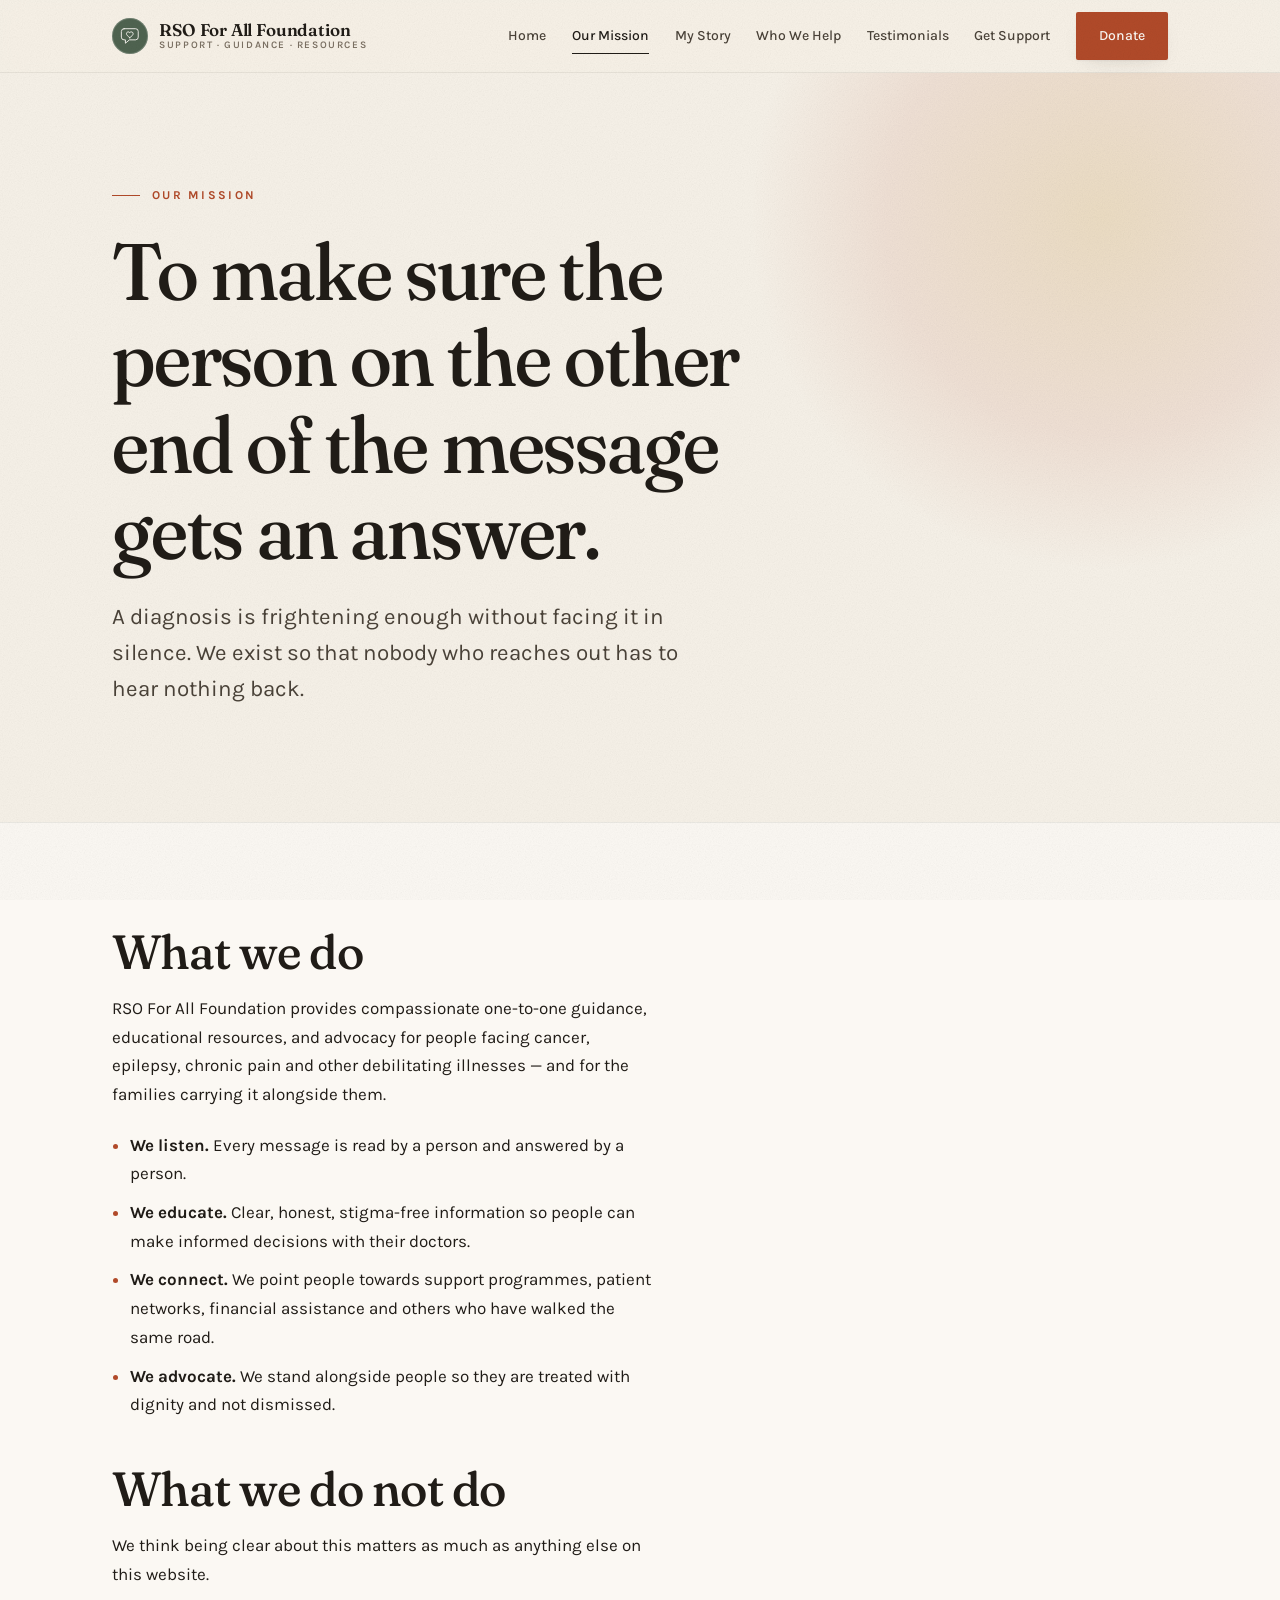
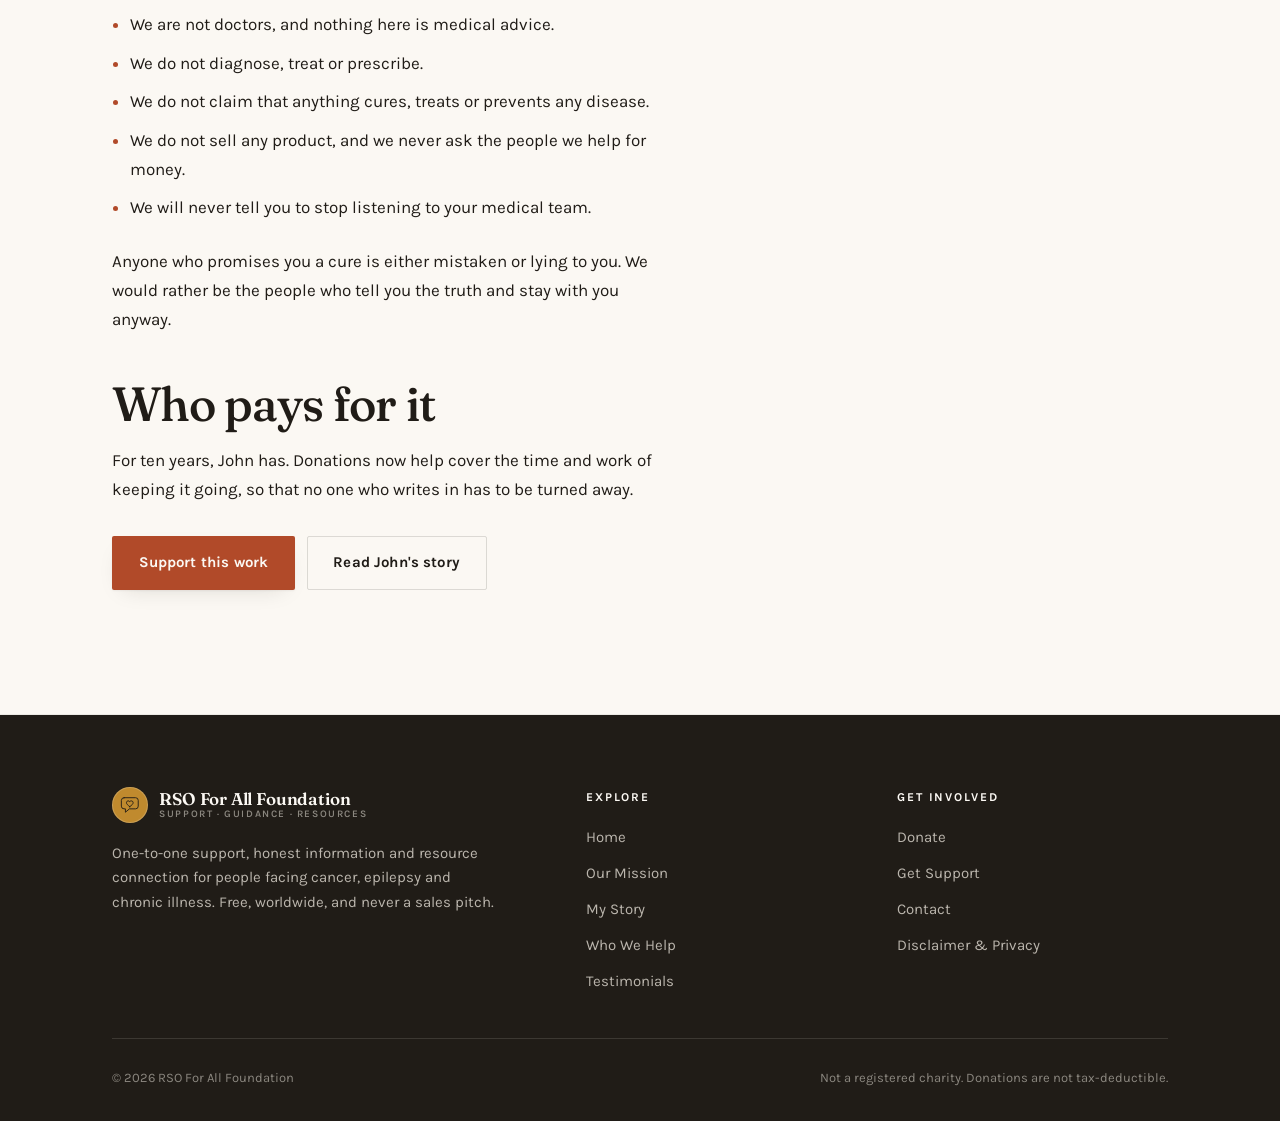
<file: mission.html>
<!doctype html>
<html lang="en">
<head>
<meta charset="utf-8">
<meta name="viewport" content="width=device-width, initial-scale=1">
<title>Our Mission — RSO For All Foundation</title>
<meta name="description" content="Free one-to-one support, honest education and resource connection for people facing cancer, epilepsy and chronic illness.">
<meta property="og:title" content="Our Mission — RSO For All Foundation">
<meta property="og:description" content="Free one-to-one support, honest education and resource connection for people facing cancer, epilepsy and chronic illness.">
<meta property="og:type" content="website">
<link rel="preconnect" href="https://fonts.googleapis.com">
<link rel="preconnect" href="https://fonts.gstatic.com" crossorigin>
<link href="https://fonts.googleapis.com/css2?family=Fraunces:ital,opsz,wght@0,9..144,400..700;1,9..144,400..700&family=Karla:ital,wght@0,400..700;1,400..700&display=swap" rel="stylesheet">
<link rel="icon" href="assets/favicon.svg" type="image/svg+xml">
<link rel="stylesheet" href="assets/styles.css">
</head>
<body>
<a class="skip" href="#main">Skip to content</a>

<header class="masthead">
  <div class="shell">
    <a class="wordmark" href="index.html">
      <span class="mark" aria-hidden="true"><svg viewBox="0 0 64 64" fill="none" stroke="currentColor" stroke-width="2.7" stroke-linecap="round" stroke-linejoin="round"><path d="M15 11 h34 a8 8 0 0 1 8 8 v17 a8 8 0 0 1 -8 8 H31 L19 54 V44 h-4 a8 8 0 0 1 -8 -8 V19 a8 8 0 0 1 8 -8 Z"/><path d="M32 37.5 c -6.2 -4.6 -9.9 -7.9 -9.9 -11.8 a5.4 5.4 0 0 1 9.9 -2.9 a5.4 5.4 0 0 1 9.9 2.9 c 0 3.9 -3.7 7.2 -9.9 11.8 Z"/></svg></span>
      <span>RSO For All Foundation<small>Support &middot; Guidance &middot; Resources</small></span>
    </a>
    <button class="nav-toggle" aria-expanded="false" aria-controls="nav">Menu</button>
    <nav class="nav" id="nav">
      <a href="index.html">Home</a>
      <a href="mission.html" aria-current="page">Our Mission</a>
      <a href="story.html">My Story</a>
      <a href="who-we-help.html">Who We Help</a>
      <a href="testimonials.html">Testimonials</a>
      <a href="contact.html">Get Support</a>
      <a class="btn btn-primary" href="donate.html">Donate</a>
    </nav>
  </div>
</header>

<main id="main">

  <section class="hero">
    <div class="shell">
      <div style="max-width:44rem">
        <p class="eyebrow rise d1">Our mission</p>
        <h1 class="rise d2">To make sure the person on the other end of the message gets an answer.</h1>
          <p class="lede rise d3">A diagnosis is frightening enough without facing it in silence. We exist so that nobody who reaches out has to hear nothing back.</p>
      </div>
    </div>
  </section>

  <section class="band-warm">
    <div class="shell">
      <div class="prose">
        <h2>What we do</h2>
        <p>
          RSO For All Foundation provides compassionate one-to-one guidance, educational resources,
          and advocacy for people facing cancer, epilepsy, chronic pain and other debilitating
          illnesses — and for the families carrying it alongside them.
        </p>
        <ul>
          <li><b>We listen.</b> Every message is read by a person and answered by a person.</li>
          <li><b>We educate.</b> Clear, honest, stigma-free information so people can make informed decisions with their doctors.</li>
          <li><b>We connect.</b> We point people towards support programmes, patient networks, financial assistance and others who have walked the same road.</li>
          <li><b>We advocate.</b> We stand alongside people so they are treated with dignity and not dismissed.</li>
        </ul>

        <h2>What we do not do</h2>
        <p>
          We think being clear about this matters as much as anything else on this website.
        </p>
        <ul>
          <li>We are not doctors, and nothing here is medical advice.</li>
          <li>We do not diagnose, treat or prescribe.</li>
          <li>We do not claim that anything cures, treats or prevents any disease.</li>
          <li>We do not sell any product, and we never ask the people we help for money.</li>
          <li>We will never tell you to stop listening to your medical team.</li>
        </ul>
        <p>
          Anyone who promises you a cure is either mistaken or lying to you. We would rather be the
          people who tell you the truth and stay with you anyway.
        </p>

        <h2>Who pays for it</h2>
        <p>
          For ten years, John has. Donations now help cover the time and work of keeping it going,
          so that no one who writes in has to be turned away.
        </p>
        <p style="margin-top:2rem">
          <a class="btn btn-primary" href="donate.html">Support this work</a>
          <a class="btn btn-ghost" href="story.html" style="margin-left:.5rem">Read John's story</a>
        </p>
      </div>
    </div>
  </section>

</main>

<footer class="foot">
  <div class="shell">
    <div class="foot-grid">
      <div>
        <div class="wordmark">
          <span class="mark" aria-hidden="true"><svg viewBox="0 0 64 64" fill="none" stroke="currentColor" stroke-width="2.7" stroke-linecap="round" stroke-linejoin="round"><path d="M15 11 h34 a8 8 0 0 1 8 8 v17 a8 8 0 0 1 -8 8 H31 L19 54 V44 h-4 a8 8 0 0 1 -8 -8 V19 a8 8 0 0 1 8 -8 Z"/><path d="M32 37.5 c -6.2 -4.6 -9.9 -7.9 -9.9 -11.8 a5.4 5.4 0 0 1 9.9 -2.9 a5.4 5.4 0 0 1 9.9 2.9 c 0 3.9 -3.7 7.2 -9.9 11.8 Z"/></svg></span>
          <span>RSO For All Foundation<small>Support &middot; Guidance &middot; Resources</small></span>
        </div>
        <p class="blurb">
          One-to-one support, honest information and resource connection for people facing cancer,
          epilepsy and chronic illness. Free, worldwide, and never a sales pitch.
        </p>
      </div>
      <div>
        <h4>Explore</h4>
        <ul>
          <li><a href="index.html">Home</a></li>
          <li><a href="mission.html">Our Mission</a></li>
          <li><a href="story.html">My Story</a></li>
          <li><a href="who-we-help.html">Who We Help</a></li>
          <li><a href="testimonials.html">Testimonials</a></li>
        </ul>
      </div>
      <div>
        <h4>Get involved</h4>
        <ul>
          <li><a href="donate.html">Donate</a></li>
          <li><a href="contact.html">Get Support</a></li>
          <li><a href="contact.html">Contact</a></li>
          <li><a href="disclaimer.html">Disclaimer &amp; Privacy</a></li>
        </ul>
      </div>
    </div>
    <div class="colophon">
      <span>&copy; 2026 RSO For All Foundation</span>
      <span>Not a registered charity. Donations are not tax-deductible.</span>
    </div>
  </div>
</footer>

<script src="assets/main.js"></script>
</body>
</html>
</file>
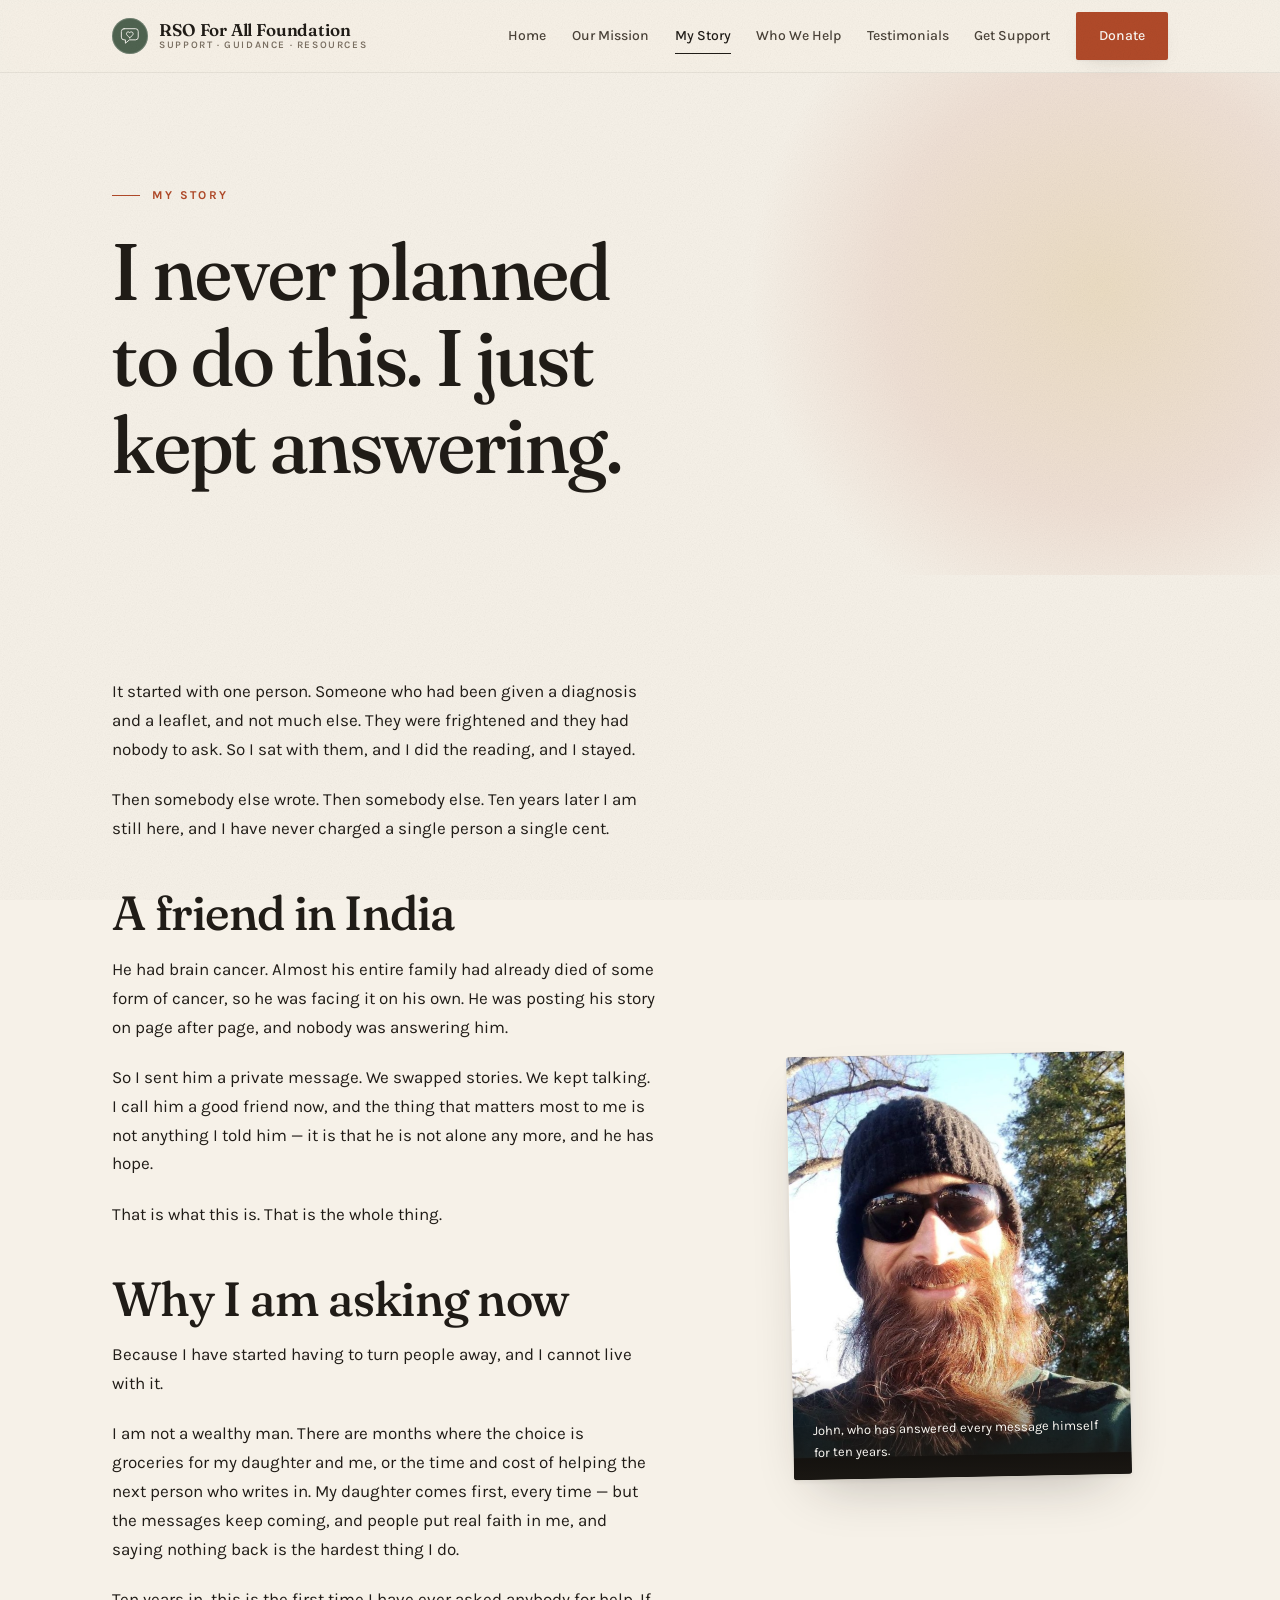
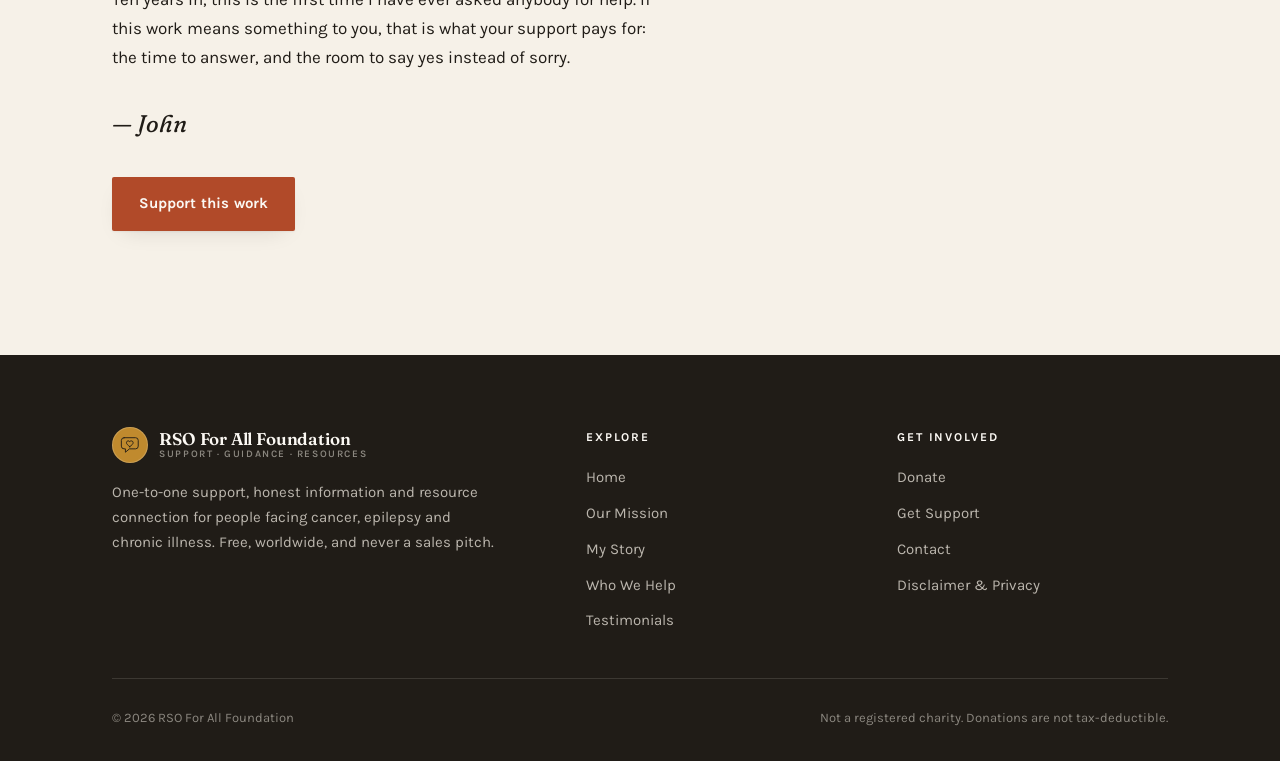
<file: story.html>
<!doctype html>
<html lang="en">
<head>
<meta charset="utf-8">
<meta name="viewport" content="width=device-width, initial-scale=1">
<title>My Story — RSO For All Foundation</title>
<meta name="description" content="Ten years of sitting with people facing cancer and chronic illness, and why I am finally asking for help.">
<meta property="og:title" content="My Story — RSO For All Foundation">
<meta property="og:description" content="Ten years of sitting with people facing cancer and chronic illness, and why I am finally asking for help.">
<meta property="og:type" content="website">
<link rel="preconnect" href="https://fonts.googleapis.com">
<link rel="preconnect" href="https://fonts.gstatic.com" crossorigin>
<link href="https://fonts.googleapis.com/css2?family=Fraunces:ital,opsz,wght@0,9..144,400..700;1,9..144,400..700&family=Karla:ital,wght@0,400..700;1,400..700&display=swap" rel="stylesheet">
<link rel="icon" href="assets/favicon.svg" type="image/svg+xml">
<link rel="stylesheet" href="assets/styles.css">
</head>
<body>
<a class="skip" href="#main">Skip to content</a>

<header class="masthead">
  <div class="shell">
    <a class="wordmark" href="index.html">
      <span class="mark" aria-hidden="true"><svg viewBox="0 0 64 64" fill="none" stroke="currentColor" stroke-width="2.7" stroke-linecap="round" stroke-linejoin="round"><path d="M15 11 h34 a8 8 0 0 1 8 8 v17 a8 8 0 0 1 -8 8 H31 L19 54 V44 h-4 a8 8 0 0 1 -8 -8 V19 a8 8 0 0 1 8 -8 Z"/><path d="M32 37.5 c -6.2 -4.6 -9.9 -7.9 -9.9 -11.8 a5.4 5.4 0 0 1 9.9 -2.9 a5.4 5.4 0 0 1 9.9 2.9 c 0 3.9 -3.7 7.2 -9.9 11.8 Z"/></svg></span>
      <span>RSO For All Foundation<small>Support &middot; Guidance &middot; Resources</small></span>
    </a>
    <button class="nav-toggle" aria-expanded="false" aria-controls="nav">Menu</button>
    <nav class="nav" id="nav">
      <a href="index.html">Home</a>
      <a href="mission.html">Our Mission</a>
      <a href="story.html" aria-current="page">My Story</a>
      <a href="who-we-help.html">Who We Help</a>
      <a href="testimonials.html">Testimonials</a>
      <a href="contact.html">Get Support</a>
      <a class="btn btn-primary" href="donate.html">Donate</a>
    </nav>
  </div>
</header>

<main id="main">

  <section class="hero">
    <div class="shell">
      <div style="max-width:44rem">
        <p class="eyebrow rise d1">My story</p>
        <h1 class="rise d2">I never planned to do this. I just kept answering.</h1>
      </div>
    </div>
  </section>

  <section>
    <div class="shell">
      <div class="hero-grid">
        <div class="prose">
          <p>
            It started with one person. Someone who had been given a diagnosis and a leaflet, and
            not much else. They were frightened and they had nobody to ask. So I sat with them, and
            I did the reading, and I stayed.
          </p>
          <p>
            Then somebody else wrote. Then somebody else. Ten years later I am still here, and I
            have never charged a single person a single cent.
          </p>

          <h2>A friend in India</h2>
          <p>
            He had brain cancer. Almost his entire family had already died of some form of cancer,
            so he was facing it on his own. He was posting his story on page after page, and nobody
            was answering him.
          </p>
          <p>
            So I sent him a private message. We swapped stories. We kept talking. I call him a good
            friend now, and the thing that matters most to me is not anything I told him — it is
            that he is not alone any more, and he has hope.
          </p>
          <p>
            That is what this is. That is the whole thing.
          </p>

          <h2>Why I am asking now</h2>
          <p>
            Because I have started having to turn people away, and I cannot live with it.
          </p>
          <p>
            I am not a wealthy man. There are months where the choice is groceries for my daughter
            and me, or the time and cost of helping the next person who writes in. My daughter comes
            first, every time — but the messages keep coming, and people put real faith in me, and
            saying nothing back is the hardest thing I do.
          </p>
          <p>
            Ten years in, this is the first time I have ever asked anybody for help. If this work
            means something to you, that is what your support pays for: the time to answer, and the
            room to say yes instead of sorry.
          </p>
          <p class="sig">— John</p>
          <p style="margin-top:2rem">
            <a class="btn btn-primary" href="donate.html">Support this work</a>
          </p>
        </div>

        <figure class="portrait">
          <img src="assets/john.jpg" alt="John, founder of RSO For All Foundation"
               width="820" height="967" loading="lazy">
          <figcaption>John, who has answered every message himself for ten years.</figcaption>
        </figure>
      </div>
    </div>
  </section>

</main>

<footer class="foot">
  <div class="shell">
    <div class="foot-grid">
      <div>
        <div class="wordmark">
          <span class="mark" aria-hidden="true"><svg viewBox="0 0 64 64" fill="none" stroke="currentColor" stroke-width="2.7" stroke-linecap="round" stroke-linejoin="round"><path d="M15 11 h34 a8 8 0 0 1 8 8 v17 a8 8 0 0 1 -8 8 H31 L19 54 V44 h-4 a8 8 0 0 1 -8 -8 V19 a8 8 0 0 1 8 -8 Z"/><path d="M32 37.5 c -6.2 -4.6 -9.9 -7.9 -9.9 -11.8 a5.4 5.4 0 0 1 9.9 -2.9 a5.4 5.4 0 0 1 9.9 2.9 c 0 3.9 -3.7 7.2 -9.9 11.8 Z"/></svg></span>
          <span>RSO For All Foundation<small>Support &middot; Guidance &middot; Resources</small></span>
        </div>
        <p class="blurb">
          One-to-one support, honest information and resource connection for people facing cancer,
          epilepsy and chronic illness. Free, worldwide, and never a sales pitch.
        </p>
      </div>
      <div>
        <h4>Explore</h4>
        <ul>
          <li><a href="index.html">Home</a></li>
          <li><a href="mission.html">Our Mission</a></li>
          <li><a href="story.html">My Story</a></li>
          <li><a href="who-we-help.html">Who We Help</a></li>
          <li><a href="testimonials.html">Testimonials</a></li>
        </ul>
      </div>
      <div>
        <h4>Get involved</h4>
        <ul>
          <li><a href="donate.html">Donate</a></li>
          <li><a href="contact.html">Get Support</a></li>
          <li><a href="contact.html">Contact</a></li>
          <li><a href="disclaimer.html">Disclaimer &amp; Privacy</a></li>
        </ul>
      </div>
    </div>
    <div class="colophon">
      <span>&copy; 2026 RSO For All Foundation</span>
      <span>Not a registered charity. Donations are not tax-deductible.</span>
    </div>
  </div>
</footer>

<script src="assets/main.js"></script>
</body>
</html>
</file>
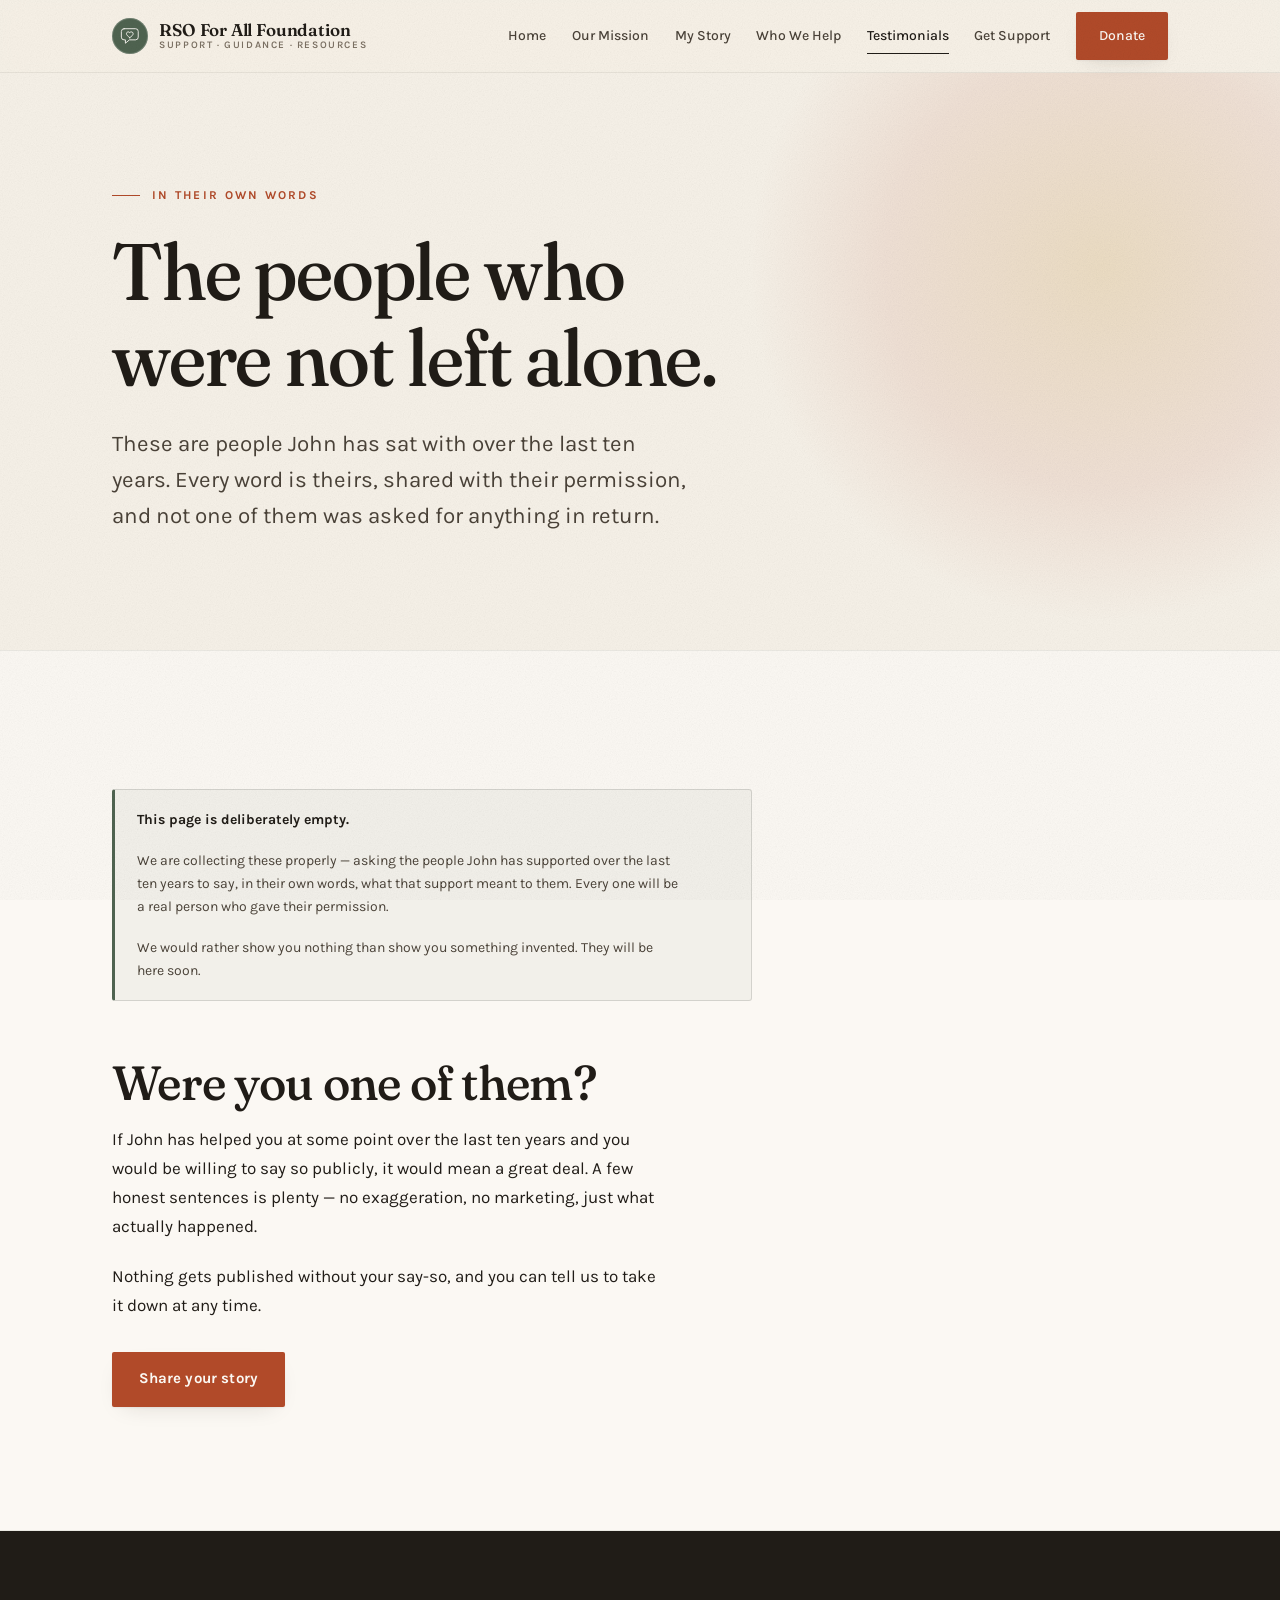
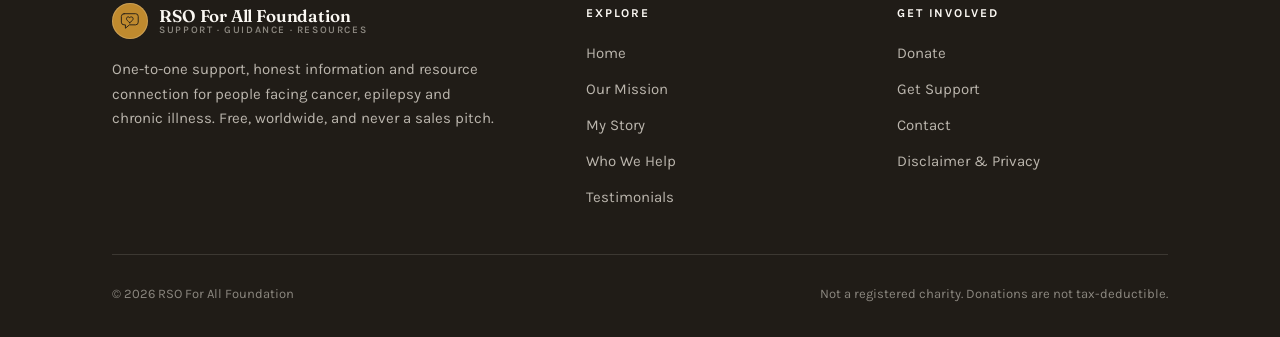
<file: testimonials.html>
<!doctype html>
<html lang="en">
<head>
<meta charset="utf-8">
<meta name="viewport" content="width=device-width, initial-scale=1">
<title>Testimonials — RSO For All Foundation</title>
<meta name="description" content="In their own words: people John has supported through cancer, epilepsy and chronic illness.">
<meta property="og:title" content="Testimonials — RSO For All Foundation">
<meta property="og:description" content="In their own words: people John has supported through cancer, epilepsy and chronic illness.">
<meta property="og:type" content="website">
<link rel="preconnect" href="https://fonts.googleapis.com">
<link rel="preconnect" href="https://fonts.gstatic.com" crossorigin>
<link href="https://fonts.googleapis.com/css2?family=Fraunces:ital,opsz,wght@0,9..144,400..700;1,9..144,400..700&family=Karla:ital,wght@0,400..700;1,400..700&display=swap" rel="stylesheet">
<link rel="icon" href="assets/favicon.svg" type="image/svg+xml">
<link rel="stylesheet" href="assets/styles.css">
</head>
<body>
<a class="skip" href="#main">Skip to content</a>

<header class="masthead">
  <div class="shell">
    <a class="wordmark" href="index.html">
      <span class="mark" aria-hidden="true"><svg viewBox="0 0 64 64" fill="none" stroke="currentColor" stroke-width="2.7" stroke-linecap="round" stroke-linejoin="round"><path d="M15 11 h34 a8 8 0 0 1 8 8 v17 a8 8 0 0 1 -8 8 H31 L19 54 V44 h-4 a8 8 0 0 1 -8 -8 V19 a8 8 0 0 1 8 -8 Z"/><path d="M32 37.5 c -6.2 -4.6 -9.9 -7.9 -9.9 -11.8 a5.4 5.4 0 0 1 9.9 -2.9 a5.4 5.4 0 0 1 9.9 2.9 c 0 3.9 -3.7 7.2 -9.9 11.8 Z"/></svg></span>
      <span>RSO For All Foundation<small>Support &middot; Guidance &middot; Resources</small></span>
    </a>
    <button class="nav-toggle" aria-expanded="false" aria-controls="nav">Menu</button>
    <nav class="nav" id="nav">
      <a href="index.html">Home</a>
      <a href="mission.html">Our Mission</a>
      <a href="story.html">My Story</a>
      <a href="who-we-help.html">Who We Help</a>
      <a href="testimonials.html" aria-current="page">Testimonials</a>
      <a href="contact.html">Get Support</a>
      <a class="btn btn-primary" href="donate.html">Donate</a>
    </nav>
  </div>
</header>

<main id="main">

  <section class="hero">
    <div class="shell">
      <div style="max-width:44rem">
        <p class="eyebrow rise d1">In their own words</p>
        <h1 class="rise d2">The people who were not left alone.</h1>
          <p class="lede rise d3">These are people John has sat with over the last ten years. Every word is theirs, shared with their permission, and not one of them was asked for anything in return.</p>
      </div>
    </div>
  </section>

  <section class="band-warm">
    <div class="shell">

      <div class="disclosure" style="max-width:40rem">
        <p><b>This page is deliberately empty.</b></p>
        <p>
          We are collecting these properly — asking the people John has supported over the last ten
          years to say, in their own words, what that support meant to them. Every one will be a
          real person who gave their permission.
        </p>
        <p>
          We would rather show you nothing than show you something invented. They will be here soon.
        </p>
      </div>


      <div class="prose" style="margin-top:3.5rem">
        <h2>Were you one of them?</h2>
        <p>
          If John has helped you at some point over the last ten years and you would be willing to
          say so publicly, it would mean a great deal. A few honest sentences is plenty — no
          exaggeration, no marketing, just what actually happened.
        </p>
        <p>
          Nothing gets published without your say-so, and you can tell us to take it down at any
          time.
        </p>
        <p style="margin-top:2rem">
          <a class="btn btn-primary" href="contact.html">Share your story</a>
        </p>
      </div>
    </div>
  </section>

</main>

<footer class="foot">
  <div class="shell">
    <div class="foot-grid">
      <div>
        <div class="wordmark">
          <span class="mark" aria-hidden="true"><svg viewBox="0 0 64 64" fill="none" stroke="currentColor" stroke-width="2.7" stroke-linecap="round" stroke-linejoin="round"><path d="M15 11 h34 a8 8 0 0 1 8 8 v17 a8 8 0 0 1 -8 8 H31 L19 54 V44 h-4 a8 8 0 0 1 -8 -8 V19 a8 8 0 0 1 8 -8 Z"/><path d="M32 37.5 c -6.2 -4.6 -9.9 -7.9 -9.9 -11.8 a5.4 5.4 0 0 1 9.9 -2.9 a5.4 5.4 0 0 1 9.9 2.9 c 0 3.9 -3.7 7.2 -9.9 11.8 Z"/></svg></span>
          <span>RSO For All Foundation<small>Support &middot; Guidance &middot; Resources</small></span>
        </div>
        <p class="blurb">
          One-to-one support, honest information and resource connection for people facing cancer,
          epilepsy and chronic illness. Free, worldwide, and never a sales pitch.
        </p>
      </div>
      <div>
        <h4>Explore</h4>
        <ul>
          <li><a href="index.html">Home</a></li>
          <li><a href="mission.html">Our Mission</a></li>
          <li><a href="story.html">My Story</a></li>
          <li><a href="who-we-help.html">Who We Help</a></li>
          <li><a href="testimonials.html">Testimonials</a></li>
        </ul>
      </div>
      <div>
        <h4>Get involved</h4>
        <ul>
          <li><a href="donate.html">Donate</a></li>
          <li><a href="contact.html">Get Support</a></li>
          <li><a href="contact.html">Contact</a></li>
          <li><a href="disclaimer.html">Disclaimer &amp; Privacy</a></li>
        </ul>
      </div>
    </div>
    <div class="colophon">
      <span>&copy; 2026 RSO For All Foundation</span>
      <span>Not a registered charity. Donations are not tax-deductible.</span>
    </div>
  </div>
</footer>

<script src="assets/main.js"></script>
</body>
</html>
</file>
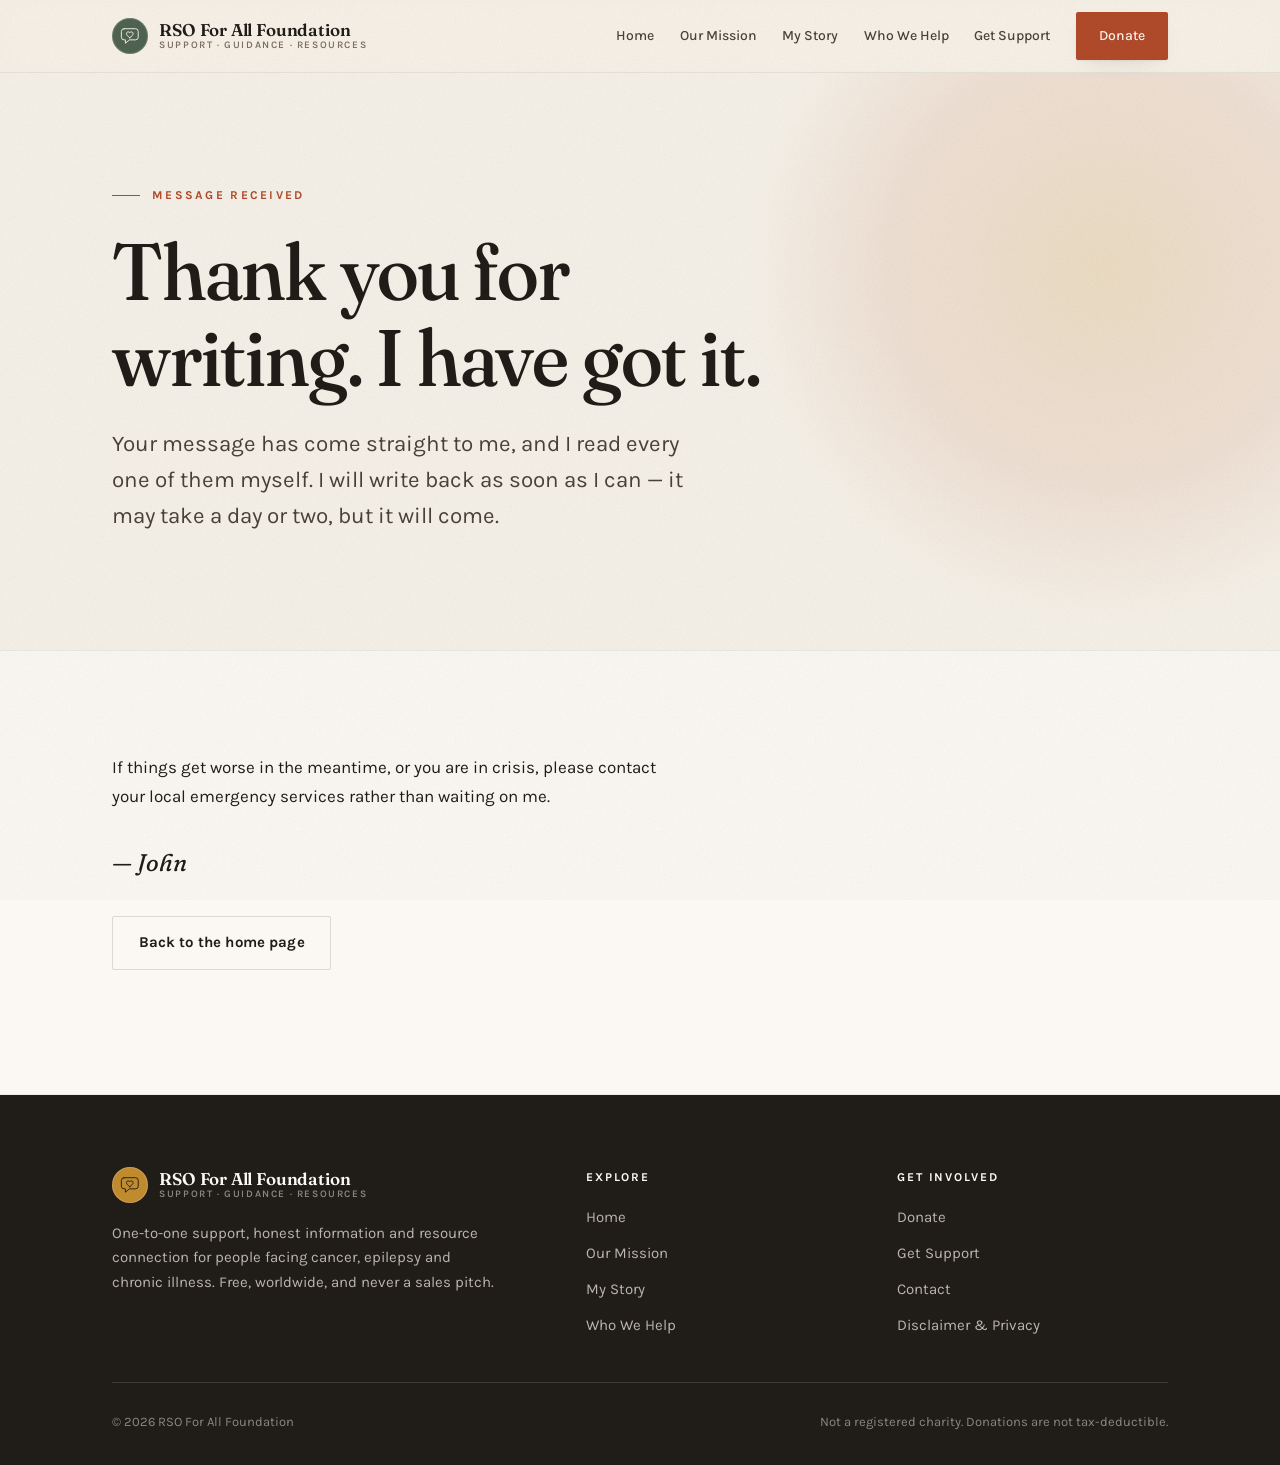
<file: thank-you.html>
<!doctype html>
<html lang="en">
<head>
<meta charset="utf-8">
<meta name="viewport" content="width=device-width, initial-scale=1">
<title>Message received — RSO For All Foundation</title>
<meta name="description" content="Your message has reached John.">
<meta property="og:title" content="Message received — RSO For All Foundation">
<meta property="og:description" content="Your message has reached John.">
<meta property="og:type" content="website">
<link rel="preconnect" href="https://fonts.googleapis.com">
<link rel="preconnect" href="https://fonts.gstatic.com" crossorigin>
<link href="https://fonts.googleapis.com/css2?family=Fraunces:ital,opsz,wght@0,9..144,400..700;1,9..144,400..700&family=Karla:ital,wght@0,400..700;1,400..700&display=swap" rel="stylesheet">
<link rel="icon" href="assets/favicon.svg" type="image/svg+xml">
<link rel="stylesheet" href="assets/styles.css">
</head>
<body>
<a class="skip" href="#main">Skip to content</a>

<header class="masthead">
  <div class="shell">
    <a class="wordmark" href="index.html">
      <span class="mark" aria-hidden="true"><svg viewBox="0 0 64 64" fill="none" stroke="currentColor" stroke-width="2.7" stroke-linecap="round" stroke-linejoin="round"><path d="M15 11 h34 a8 8 0 0 1 8 8 v17 a8 8 0 0 1 -8 8 H31 L19 54 V44 h-4 a8 8 0 0 1 -8 -8 V19 a8 8 0 0 1 8 -8 Z"/><path d="M32 37.5 c -6.2 -4.6 -9.9 -7.9 -9.9 -11.8 a5.4 5.4 0 0 1 9.9 -2.9 a5.4 5.4 0 0 1 9.9 2.9 c 0 3.9 -3.7 7.2 -9.9 11.8 Z"/></svg></span>
      <span>RSO For All Foundation<small>Support &middot; Guidance &middot; Resources</small></span>
    </a>
    <button class="nav-toggle" aria-expanded="false" aria-controls="nav">Menu</button>
    <nav class="nav" id="nav">
      <a href="index.html">Home</a>
      <a href="mission.html">Our Mission</a>
      <a href="story.html">My Story</a>
      <a href="who-we-help.html">Who We Help</a>
      <a href="contact.html">Get Support</a>
      <a class="btn btn-primary" href="donate.html">Donate</a>
    </nav>
  </div>
</header>

<main id="main">

  <section class="hero">
    <div class="shell">
      <div style="max-width:44rem">
        <p class="eyebrow rise d1">Message received</p>
        <h1 class="rise d2">Thank you for writing. I have got it.</h1>
          <p class="lede rise d3">Your message has come straight to me, and I read every one of them myself. I will write back as soon as I can — it may take a day or two, but it will come.</p>
      </div>
    </div>
  </section>

  <section class="band-warm">
    <div class="shell">
      <div class="prose">
        <p>
          If things get worse in the meantime, or you are in crisis, please contact your local
          emergency services rather than waiting on me.
        </p>
        <p class="sig">— John</p>
        <p style="margin-top:2rem">
          <a class="btn btn-ghost" href="index.html">Back to the home page</a>
        </p>
      </div>
    </div>
  </section>

</main>

<footer class="foot">
  <div class="shell">
    <div class="foot-grid">
      <div>
        <div class="wordmark">
          <span class="mark" aria-hidden="true"><svg viewBox="0 0 64 64" fill="none" stroke="currentColor" stroke-width="2.7" stroke-linecap="round" stroke-linejoin="round"><path d="M15 11 h34 a8 8 0 0 1 8 8 v17 a8 8 0 0 1 -8 8 H31 L19 54 V44 h-4 a8 8 0 0 1 -8 -8 V19 a8 8 0 0 1 8 -8 Z"/><path d="M32 37.5 c -6.2 -4.6 -9.9 -7.9 -9.9 -11.8 a5.4 5.4 0 0 1 9.9 -2.9 a5.4 5.4 0 0 1 9.9 2.9 c 0 3.9 -3.7 7.2 -9.9 11.8 Z"/></svg></span>
          <span>RSO For All Foundation<small>Support &middot; Guidance &middot; Resources</small></span>
        </div>
        <p class="blurb">
          One-to-one support, honest information and resource connection for people facing cancer,
          epilepsy and chronic illness. Free, worldwide, and never a sales pitch.
        </p>
      </div>
      <div>
        <h4>Explore</h4>
        <ul>
          <li><a href="index.html">Home</a></li>
          <li><a href="mission.html">Our Mission</a></li>
          <li><a href="story.html">My Story</a></li>
          <li><a href="who-we-help.html">Who We Help</a></li>
        </ul>
      </div>
      <div>
        <h4>Get involved</h4>
        <ul>
          <li><a href="donate.html">Donate</a></li>
          <li><a href="contact.html">Get Support</a></li>
          <li><a href="contact.html">Contact</a></li>
          <li><a href="disclaimer.html">Disclaimer &amp; Privacy</a></li>
        </ul>
      </div>
    </div>
    <div class="colophon">
      <span>&copy; 2026 RSO For All Foundation</span>
      <span>Not a registered charity. Donations are not tax-deductible.</span>
    </div>
  </div>
</footer>

<script src="assets/main.js"></script>
</body>
</html>
</file>
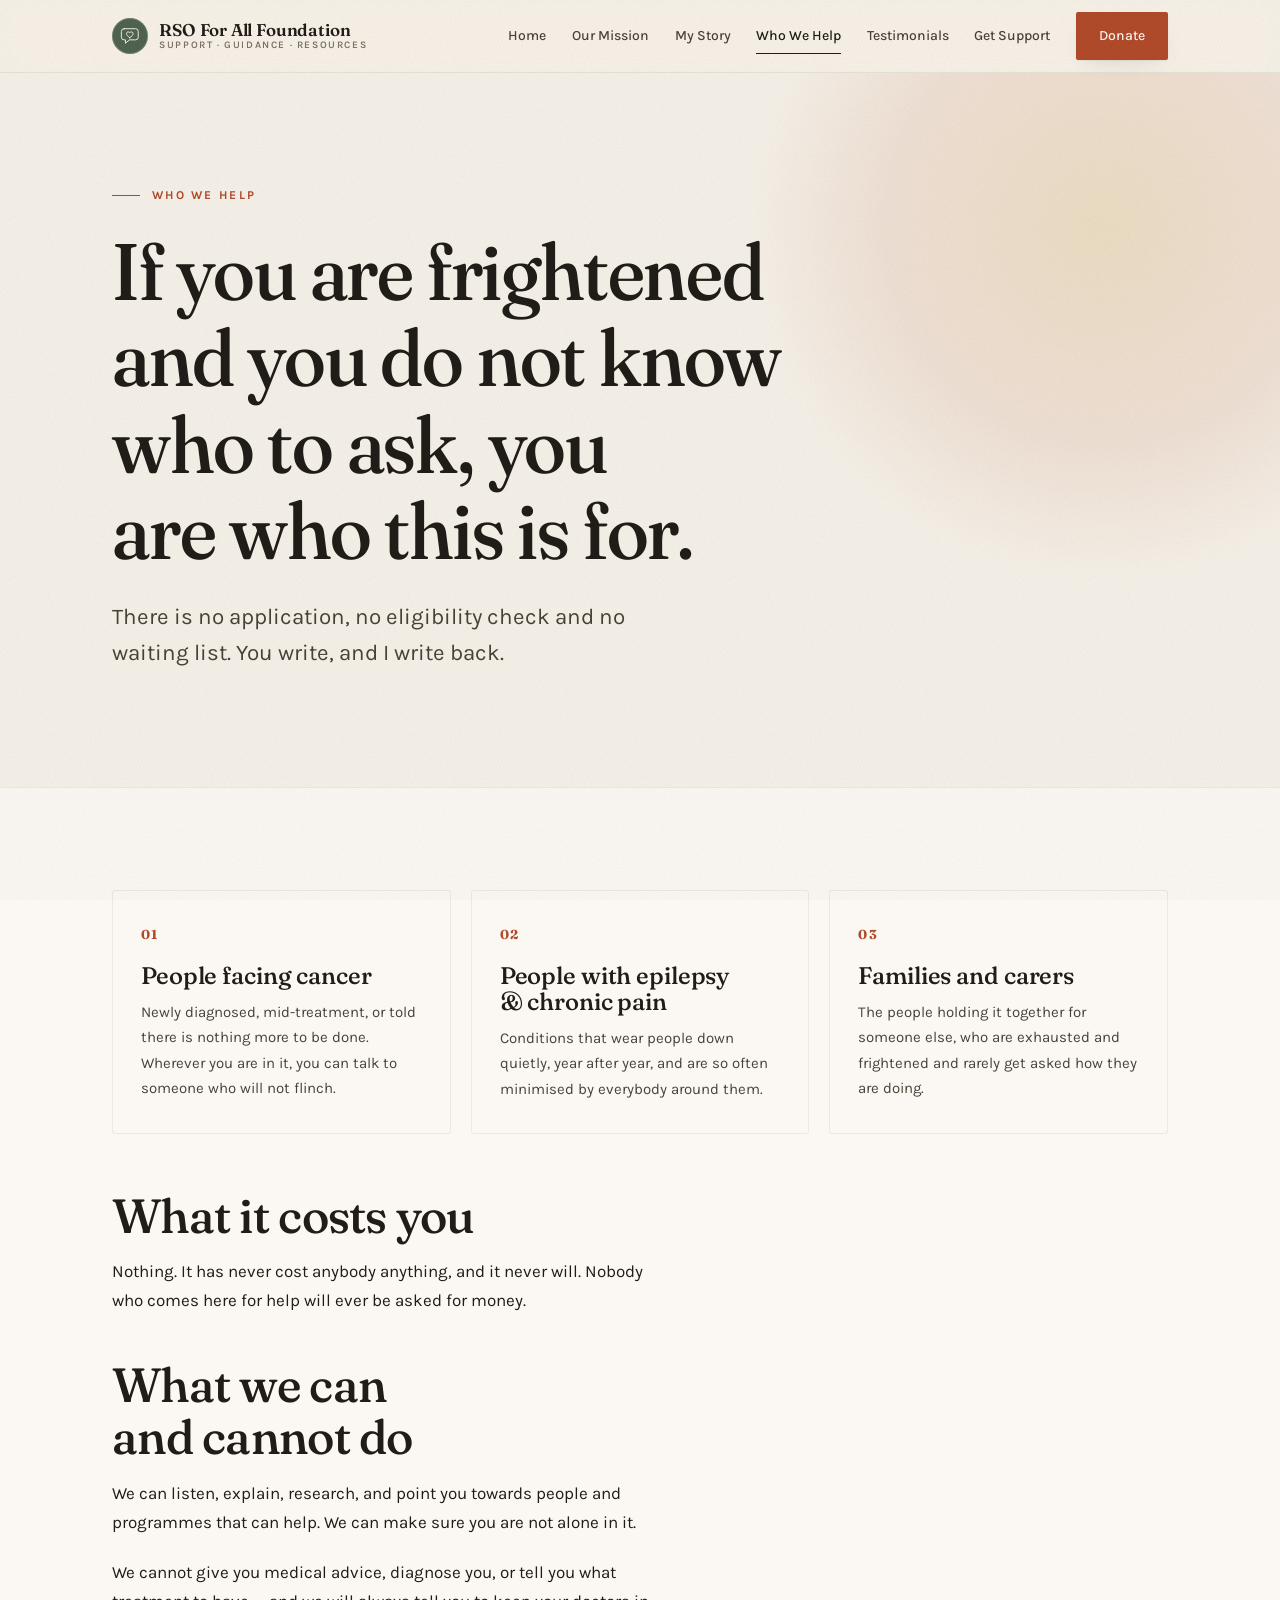
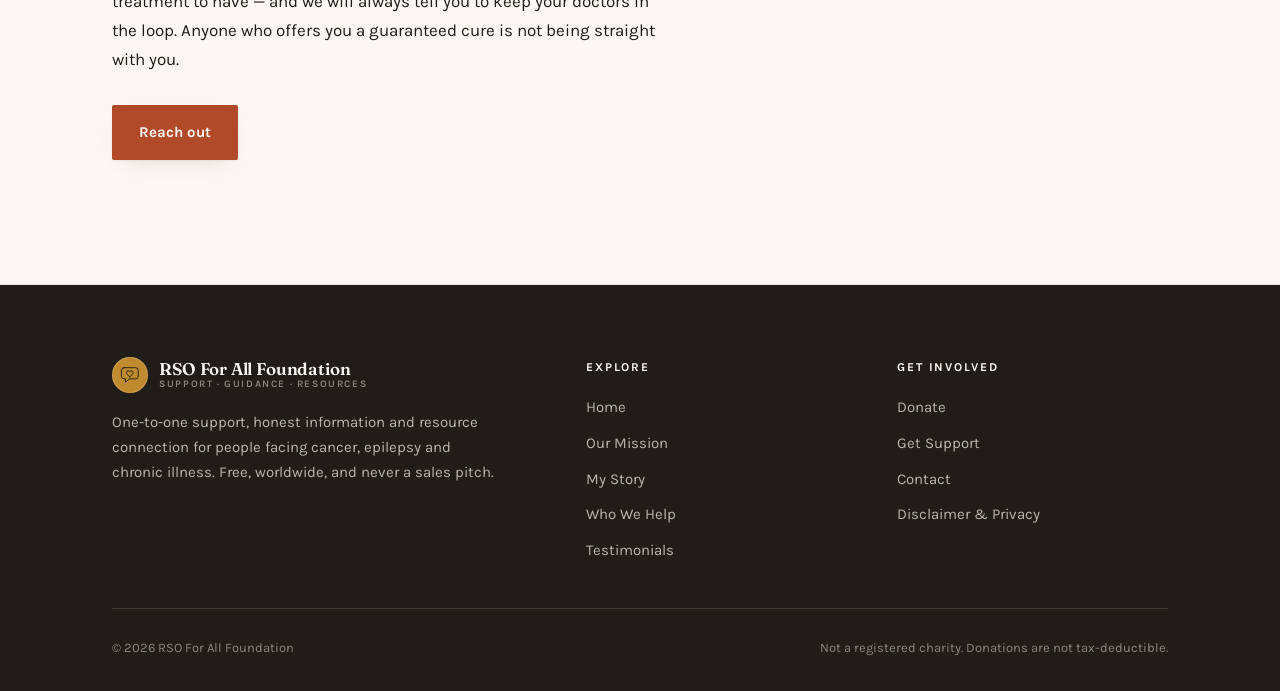
<file: who-we-help.html>
<!doctype html>
<html lang="en">
<head>
<meta charset="utf-8">
<meta name="viewport" content="width=device-width, initial-scale=1">
<title>Who We Help — RSO For All Foundation</title>
<meta name="description" content="People facing cancer, epilepsy, chronic pain and debilitating illness — and the families carrying it with them.">
<meta property="og:title" content="Who We Help — RSO For All Foundation">
<meta property="og:description" content="People facing cancer, epilepsy, chronic pain and debilitating illness — and the families carrying it with them.">
<meta property="og:type" content="website">
<link rel="preconnect" href="https://fonts.googleapis.com">
<link rel="preconnect" href="https://fonts.gstatic.com" crossorigin>
<link href="https://fonts.googleapis.com/css2?family=Fraunces:ital,opsz,wght@0,9..144,400..700;1,9..144,400..700&family=Karla:ital,wght@0,400..700;1,400..700&display=swap" rel="stylesheet">
<link rel="icon" href="assets/favicon.svg" type="image/svg+xml">
<link rel="stylesheet" href="assets/styles.css">
</head>
<body>
<a class="skip" href="#main">Skip to content</a>

<header class="masthead">
  <div class="shell">
    <a class="wordmark" href="index.html">
      <span class="mark" aria-hidden="true"><svg viewBox="0 0 64 64" fill="none" stroke="currentColor" stroke-width="2.7" stroke-linecap="round" stroke-linejoin="round"><path d="M15 11 h34 a8 8 0 0 1 8 8 v17 a8 8 0 0 1 -8 8 H31 L19 54 V44 h-4 a8 8 0 0 1 -8 -8 V19 a8 8 0 0 1 8 -8 Z"/><path d="M32 37.5 c -6.2 -4.6 -9.9 -7.9 -9.9 -11.8 a5.4 5.4 0 0 1 9.9 -2.9 a5.4 5.4 0 0 1 9.9 2.9 c 0 3.9 -3.7 7.2 -9.9 11.8 Z"/></svg></span>
      <span>RSO For All Foundation<small>Support &middot; Guidance &middot; Resources</small></span>
    </a>
    <button class="nav-toggle" aria-expanded="false" aria-controls="nav">Menu</button>
    <nav class="nav" id="nav">
      <a href="index.html">Home</a>
      <a href="mission.html">Our Mission</a>
      <a href="story.html">My Story</a>
      <a href="who-we-help.html" aria-current="page">Who We Help</a>
      <a href="testimonials.html">Testimonials</a>
      <a href="contact.html">Get Support</a>
      <a class="btn btn-primary" href="donate.html">Donate</a>
    </nav>
  </div>
</header>

<main id="main">

  <section class="hero">
    <div class="shell">
      <div style="max-width:44rem">
        <p class="eyebrow rise d1">Who we help</p>
        <h1 class="rise d2">If you are frightened and you do not know who to ask, you are who this is for.</h1>
          <p class="lede rise d3">There is no application, no eligibility check and no waiting list. You write, and I write back.</p>
      </div>
    </div>
  </section>

  <section class="band-warm">
    <div class="shell">
      <div class="pillars">
        <article class="pillar">
          <span class="num">01</span>
          <h3>People facing cancer</h3>
          <p>
            Newly diagnosed, mid-treatment, or told there is nothing more to be done. Wherever you
            are in it, you can talk to someone who will not flinch.
          </p>
        </article>
        <article class="pillar">
          <span class="num">02</span>
          <h3>People with epilepsy &amp; chronic pain</h3>
          <p>
            Conditions that wear people down quietly, year after year, and are so often minimised by
            everybody around them.
          </p>
        </article>
        <article class="pillar">
          <span class="num">03</span>
          <h3>Families and carers</h3>
          <p>
            The people holding it together for someone else, who are exhausted and frightened and
            rarely get asked how they are doing.
          </p>
        </article>
      </div>

      <div class="prose" style="margin-top:3.5rem">
        <h2>What it costs you</h2>
        <p>
          Nothing. It has never cost anybody anything, and it never will. Nobody who comes here for
          help will ever be asked for money.
        </p>

        <h2>What we can and cannot do</h2>
        <p>
          We can listen, explain, research, and point you towards people and programmes that can
          help. We can make sure you are not alone in it.
        </p>
        <p>
          We cannot give you medical advice, diagnose you, or tell you what treatment to have — and
          we will always tell you to keep your doctors in the loop. Anyone who offers you a
          guaranteed cure is not being straight with you.
        </p>
        <p style="margin-top:2rem">
          <a class="btn btn-primary" href="contact.html">Reach out</a>
        </p>
      </div>
    </div>
  </section>

</main>

<footer class="foot">
  <div class="shell">
    <div class="foot-grid">
      <div>
        <div class="wordmark">
          <span class="mark" aria-hidden="true"><svg viewBox="0 0 64 64" fill="none" stroke="currentColor" stroke-width="2.7" stroke-linecap="round" stroke-linejoin="round"><path d="M15 11 h34 a8 8 0 0 1 8 8 v17 a8 8 0 0 1 -8 8 H31 L19 54 V44 h-4 a8 8 0 0 1 -8 -8 V19 a8 8 0 0 1 8 -8 Z"/><path d="M32 37.5 c -6.2 -4.6 -9.9 -7.9 -9.9 -11.8 a5.4 5.4 0 0 1 9.9 -2.9 a5.4 5.4 0 0 1 9.9 2.9 c 0 3.9 -3.7 7.2 -9.9 11.8 Z"/></svg></span>
          <span>RSO For All Foundation<small>Support &middot; Guidance &middot; Resources</small></span>
        </div>
        <p class="blurb">
          One-to-one support, honest information and resource connection for people facing cancer,
          epilepsy and chronic illness. Free, worldwide, and never a sales pitch.
        </p>
      </div>
      <div>
        <h4>Explore</h4>
        <ul>
          <li><a href="index.html">Home</a></li>
          <li><a href="mission.html">Our Mission</a></li>
          <li><a href="story.html">My Story</a></li>
          <li><a href="who-we-help.html">Who We Help</a></li>
          <li><a href="testimonials.html">Testimonials</a></li>
        </ul>
      </div>
      <div>
        <h4>Get involved</h4>
        <ul>
          <li><a href="donate.html">Donate</a></li>
          <li><a href="contact.html">Get Support</a></li>
          <li><a href="contact.html">Contact</a></li>
          <li><a href="disclaimer.html">Disclaimer &amp; Privacy</a></li>
        </ul>
      </div>
    </div>
    <div class="colophon">
      <span>&copy; 2026 RSO For All Foundation</span>
      <span>Not a registered charity. Donations are not tax-deductible.</span>
    </div>
  </div>
</footer>

<script src="assets/main.js"></script>
</body>
</html>
</file>
<file: assets/styles.css>
/* ===========================================================
   RSO For All Foundation
   Aesthetic: warm editorial letterpress — a letter, not a brochure.
   Palette is bone paper + ink, with clay and sage carrying warmth.
   =========================================================== */

:root {
  --paper:      #F6F1E8;
  --paper-deep: #EDE5D8;
  --paper-warm: #FBF8F3;
  --ink:        #201C17;
  --ink-soft:   #4A4238;
  --ink-faint:  #7C7163;
  --clay:       #B14A29;
  --clay-deep:  #8E3A1F;
  --sage:       #4F6350;
  --sage-soft:  #7D9179;
  --gold:       #C08A2E;
  --rule:       rgba(32, 28, 23, 0.14);
  --rule-soft:  rgba(32, 28, 23, 0.07);

  --display: "Fraunces", "Iowan Old Style", Georgia, serif;
  --body:    "Karla", "Helvetica Neue", sans-serif;

  --measure: 34rem;
  --gutter: clamp(1.25rem, 5vw, 3rem);
  --shell: 72rem;

  --shadow-lift: 0 1px 2px rgba(32,28,23,.05), 0 8px 24px -12px rgba(32,28,23,.18);
  --shadow-deep: 0 2px 4px rgba(32,28,23,.06), 0 24px 56px -24px rgba(32,28,23,.30);
}

*, *::before, *::after { box-sizing: border-box; }

html { -webkit-text-size-adjust: 100%; scroll-behavior: smooth; }
@media (prefers-reduced-motion: reduce) {
  html { scroll-behavior: auto; }
  *, *::before, *::after {
    animation-duration: .01ms !important;
    animation-iteration-count: 1 !important;
    transition-duration: .01ms !important;
  }
}

body {
  margin: 0;
  background: var(--paper);
  color: var(--ink);
  font-family: var(--body);
  font-size: 1.0625rem;
  line-height: 1.7;
  font-feature-settings: "kern" 1, "liga" 1;
  -webkit-font-smoothing: antialiased;
  overflow-x: hidden;
}

/* Paper grain — gives the whole thing the tooth of a printed page. */
body::before {
  content: "";
  position: fixed;
  inset: 0;
  z-index: 9999;
  pointer-events: none;
  opacity: .28;
  mix-blend-mode: multiply;
  background-image: url("data:image/svg+xml,%3Csvg xmlns='http://www.w3.org/2000/svg' width='180' height='180'%3E%3Cfilter id='n'%3E%3CfeTurbulence type='fractalNoise' baseFrequency='.85' numOctaves='3' stitchTiles='stitch'/%3E%3CfeColorMatrix type='saturate' values='0'/%3E%3C/filter%3E%3Crect width='180' height='180' filter='url(%23n)' opacity='.42'/%3E%3C/svg%3E");
}

img { max-width: 100%; display: block; }

a { color: var(--clay-deep); text-decoration-thickness: 1px; text-underline-offset: 3px; }
a:hover { color: var(--clay); }

::selection { background: var(--gold); color: var(--paper-warm); }

:focus-visible {
  outline: 2px solid var(--clay);
  outline-offset: 3px;
  border-radius: 2px;
}

.shell {
  width: 100%;
  max-width: var(--shell);
  margin-inline: auto;
  padding-inline: var(--gutter);
}

.skip {
  position: absolute;
  left: -9999px;
}
.skip:focus {
  left: 1rem; top: 1rem;
  z-index: 10000;
  background: var(--ink);
  color: var(--paper);
  padding: .75rem 1rem;
  border-radius: 3px;
}

/* ---------- Type ---------- */

h1, h2, h3 {
  font-family: var(--display);
  font-weight: 500;
  font-variation-settings: "SOFT" 40, "WONK" 1;
  line-height: 1.08;
  letter-spacing: -0.015em;
  margin: 0;
  text-wrap: balance;
}

h1 { font-size: clamp(2.6rem, 7.5vw, 5rem); }
h2 { font-size: clamp(1.9rem, 4.4vw, 3rem); }
h3 { font-size: clamp(1.2rem, 2.4vw, 1.5rem); letter-spacing: -0.005em; }

p { margin: 0 0 1.25em; max-width: var(--measure); }

.lede {
  font-size: clamp(1.15rem, 2.4vw, 1.4rem);
  line-height: 1.6;
  color: var(--ink-soft);
  max-width: 36rem;
}

.eyebrow {
  font-size: .75rem;
  letter-spacing: .19em;
  text-transform: uppercase;
  font-weight: 700;
  color: var(--clay);
  margin: 0 0 1.4rem;
  display: flex;
  align-items: center;
  gap: .75rem;
}
.eyebrow::before {
  content: "";
  width: 1.75rem;
  height: 1px;
  background: var(--clay);
  flex: none;
}

.sig {
  font-family: var(--display);
  font-variation-settings: "SOFT" 90, "WONK" 1;
  font-style: italic;
  font-size: 1.5rem;
  color: var(--ink);
  margin-top: 2rem;
}

/* ---------- Header ---------- */

.masthead {
  position: sticky;
  top: 0;
  z-index: 100;
  background: rgba(246, 241, 232, .88);
  backdrop-filter: saturate(140%) blur(12px);
  border-bottom: 1px solid var(--rule-soft);
}

.masthead .shell {
  display: flex;
  align-items: center;
  justify-content: space-between;
  gap: 1rem;
  min-height: 4.5rem;
}

.wordmark {
  display: flex;
  align-items: center;
  gap: .7rem;
  font-family: var(--display);
  font-size: 1.0625rem;
  font-weight: 600;
  letter-spacing: -0.01em;
  color: var(--ink);
  text-decoration: none;
  line-height: 1.15;
}
.wordmark:hover { color: var(--ink); }
.wordmark small {
  display: block;
  font-family: var(--body);
  font-size: .625rem;
  letter-spacing: .16em;
  text-transform: uppercase;
  font-weight: 600;
  color: var(--ink-faint);
}

.mark {
  width: 2.25rem; height: 2.25rem;
  flex: none;
  border-radius: 50%;
  display: grid;
  place-items: center;
  background: var(--sage);
  color: var(--paper-warm);
  font-family: var(--display);
  font-size: .95rem;
  font-weight: 600;
  letter-spacing: -0.02em;
  box-shadow: inset 0 0 0 1px rgba(255,255,255,.18);
}
.mark svg { width: 1.35rem; height: 1.35rem; display: block; }

.nav {
  display: flex;
  align-items: center;
  gap: 1.6rem;
}
.nav a {
  font-size: .875rem;
  font-weight: 500;
  color: var(--ink-soft);
  text-decoration: none;
  padding: .35rem 0;
  border-bottom: 1px solid transparent;
  transition: color .18s ease, border-color .18s ease;
}
.nav a:hover { color: var(--ink); border-bottom-color: var(--clay); }
.nav a[aria-current="page"] { color: var(--ink); border-bottom-color: var(--ink); }

/* The Donate button lives inside .nav, so it needs to out-specify .nav a. */
.nav a.btn {
  padding: .7rem 1.35rem;
  border-bottom: 1px solid transparent;
}
.nav a.btn-primary { color: var(--paper-warm); }
.nav a.btn-primary:hover { color: var(--paper-warm); border-bottom-color: transparent; }

.nav-toggle {
  display: none;
  background: none;
  border: 1px solid var(--rule);
  border-radius: 3px;
  padding: .5rem .7rem;
  font: inherit;
  font-size: .8125rem;
  font-weight: 600;
  letter-spacing: .08em;
  text-transform: uppercase;
  color: var(--ink);
  cursor: pointer;
}

@media (max-width: 860px) {
  .nav-toggle { display: block; }
  .nav {
    position: fixed;
    inset: 4.5rem 0 auto 0;
    flex-direction: column;
    align-items: stretch;
    gap: 0;
    background: var(--paper-warm);
    border-bottom: 1px solid var(--rule);
    padding: .5rem var(--gutter) 1.25rem;
    box-shadow: var(--shadow-deep);
    transform: translateY(-140%);
    transition: transform .34s cubic-bezier(.22,.85,.3,1);
  }
  .nav[data-open="true"] { transform: translateY(0); }
  .nav a {
    padding: .95rem 0;
    font-size: 1.0625rem;
    border-bottom: 1px solid var(--rule-soft);
  }
  .nav a:hover { border-bottom-color: var(--rule-soft); }
  .nav .btn { margin-top: 1rem; text-align: center; }
}

/* ---------- Buttons ---------- */

.btn {
  display: inline-flex;
  align-items: center;
  justify-content: center;
  gap: .55rem;
  font-family: var(--body);
  font-size: .9375rem;
  font-weight: 700;
  letter-spacing: .01em;
  padding: .85rem 1.6rem;
  border-radius: 2px;
  border: 1px solid transparent;
  text-decoration: none;
  cursor: pointer;
  transition: transform .16s ease, box-shadow .2s ease, background .2s ease, color .2s ease;
}
.btn:hover { transform: translateY(-2px); }
.btn:active { transform: translateY(0); }

.btn-primary {
  background: var(--clay);
  color: var(--paper-warm);
  box-shadow: var(--shadow-lift);
}
.btn-primary:hover { background: var(--clay-deep); color: var(--paper-warm); box-shadow: var(--shadow-deep); }

.btn-ghost {
  background: transparent;
  color: var(--ink);
  border-color: var(--rule);
}
.btn-ghost:hover { background: var(--ink); color: var(--paper); border-color: var(--ink); }

.btn-wide { width: 100%; }

/* ---------- Hero ---------- */

.hero {
  position: relative;
  padding: clamp(3.5rem, 9vw, 7rem) 0 clamp(3rem, 7vw, 5.5rem);
  overflow: hidden;
}

/* soft bloom of warmth behind the words */
.hero::after {
  content: "";
  position: absolute;
  top: -30%; right: -15%;
  width: min(46rem, 90vw);
  aspect-ratio: 1;
  background: radial-gradient(circle at 50% 50%, rgba(192,138,46,.20), rgba(177,74,41,.10) 42%, transparent 68%);
  pointer-events: none;
  z-index: 0;
}

.hero .shell { position: relative; z-index: 1; }

.hero-grid {
  display: grid;
  gap: clamp(2.5rem, 6vw, 4.5rem);
  align-items: center;
}
@media (min-width: 940px) {
  .hero-grid { grid-template-columns: 1.15fr .85fr; }
}

.hero h1 em {
  font-style: italic;
  font-variation-settings: "SOFT" 100, "WONK" 1;
  color: var(--clay);
}

.hero .lede { margin-top: 1.6rem; }

.hero-actions {
  display: flex;
  flex-wrap: wrap;
  gap: .85rem;
  margin-top: 2.25rem;
}

.hero-note {
  margin-top: 1.6rem;
  font-size: .8125rem;
  color: var(--ink-faint);
  max-width: 30rem;
  line-height: 1.6;
}

/* Portrait frame — photo drops in here */
.portrait {
  position: relative;
  border-radius: 3px;
  overflow: hidden;
  background: var(--paper-deep);
  box-shadow: var(--shadow-deep);
  aspect-ratio: 4 / 5;
  rotate: -1.1deg;
}
.portrait img { width: 100%; height: 100%; object-fit: cover; }
.portrait figcaption {
  position: absolute;
  left: 0; right: 0; bottom: 0;
  padding: 2.5rem 1.25rem 1rem;
  font-size: .8125rem;
  color: var(--paper-warm);
  background: linear-gradient(to top, rgba(32,28,23,.82), transparent);
}

/* Placeholder state until real photos land */
.portrait.is-empty {
  display: grid;
  place-items: center;
  background:
    repeating-linear-gradient(45deg, transparent 0 12px, rgba(32,28,23,.035) 12px 24px),
    var(--paper-deep);
  border: 1px dashed var(--rule);
}
.portrait.is-empty span {
  font-size: .75rem;
  letter-spacing: .16em;
  text-transform: uppercase;
  font-weight: 700;
  color: var(--ink-faint);
  text-align: center;
  padding: 1.5rem;
  line-height: 1.9;
}

/* ---------- Sections ---------- */

section { padding: clamp(3.5rem, 8vw, 6.5rem) 0; }

.band-warm { background: var(--paper-warm); border-block: 1px solid var(--rule-soft); }
.band-ink {
  background: var(--ink);
  color: var(--paper);
}
.band-ink h2, .band-ink h3 { color: var(--paper-warm); }
.band-ink p { color: rgba(246,241,232,.76); }
.band-ink .eyebrow { color: var(--gold); }
.band-ink .eyebrow::before { background: var(--gold); }
.band-ink a { color: var(--gold); }

.section-head { margin-bottom: clamp(2.25rem, 5vw, 3.5rem); max-width: 42rem; }
.section-head p { margin-top: 1.1rem; }

/* ---------- Pillars ---------- */

.pillars {
  display: grid;
  gap: 1.25rem;
}
@media (min-width: 760px) { .pillars { grid-template-columns: repeat(3, 1fr); } }

.pillar {
  background: var(--paper-warm);
  border: 1px solid var(--rule-soft);
  border-radius: 3px;
  padding: 2rem 1.75rem 1.9rem;
  position: relative;
  transition: transform .22s ease, box-shadow .22s ease, border-color .22s ease;
}
.pillar:hover {
  transform: translateY(-4px);
  box-shadow: var(--shadow-lift);
  border-color: var(--rule);
}
.band-ink .pillar {
  background: rgba(246,241,232,.05);
  border-color: rgba(246,241,232,.14);
}
.pillar .num {
  font-family: var(--display);
  font-size: .8125rem;
  font-weight: 700;
  color: var(--clay);
  letter-spacing: .1em;
  display: block;
  margin-bottom: 1.1rem;
}
.band-ink .pillar .num { color: var(--gold); }
.pillar h3 { margin-bottom: .7rem; }
.pillar p { margin: 0; font-size: .9375rem; color: var(--ink-soft); }
.band-ink .pillar p { color: rgba(246,241,232,.72); }

/* ---------- Pull quote / story ---------- */

.quote {
  border-left: 2px solid var(--clay);
  padding-left: clamp(1.25rem, 3vw, 2.25rem);
  max-width: 44rem;
}
.quote blockquote {
  margin: 0;
  font-family: var(--display);
  font-variation-settings: "SOFT" 60, "WONK" 1;
  font-size: clamp(1.35rem, 3.2vw, 2rem);
  line-height: 1.32;
  letter-spacing: -0.012em;
  color: var(--ink);
  text-wrap: balance;
}
.band-ink .quote blockquote { color: var(--paper-warm); }
.quote cite {
  display: block;
  margin-top: 1.5rem;
  font-family: var(--body);
  font-style: normal;
  font-size: .8125rem;
  letter-spacing: .14em;
  text-transform: uppercase;
  font-weight: 700;
  color: var(--ink-faint);
}
.band-ink .quote cite { color: rgba(246,241,232,.55); }

/* ---------- Prose page ---------- */

.prose { max-width: var(--measure); }
.prose h2 { margin: 2.75rem 0 1rem; }
.prose h3 { margin: 2rem 0 .75rem; }
.prose > :first-child { margin-top: 0; }
.prose ul { padding-left: 1.15rem; margin: 0 0 1.5em; max-width: var(--measure); }
.prose li { margin-bottom: .6rem; }
.prose li::marker { color: var(--clay); }

/* ---------- Donate ---------- */

.give {
  display: grid;
  gap: 1rem;
  max-width: 30rem;
}

.give-option {
  display: flex;
  align-items: center;
  gap: 1.1rem;
  padding: 1.15rem 1.35rem;
  background: var(--paper-warm);
  border: 1px solid var(--rule);
  border-radius: 3px;
  text-decoration: none;
  color: var(--ink);
  transition: transform .18s ease, box-shadow .2s ease, border-color .2s ease;
}
.give-option:hover {
  transform: translateY(-2px);
  border-color: var(--clay);
  box-shadow: var(--shadow-lift);
  color: var(--ink);
}
.give-option .badge {
  width: 2.75rem; height: 2.75rem;
  flex: none;
  border-radius: 50%;
  display: grid;
  place-items: center;
  background: var(--paper-deep);
  color: var(--sage);
  font-family: var(--display);
  font-weight: 700;
  font-size: 1rem;
}
.give-option b { display: block; font-size: 1rem; font-weight: 700; }
.give-option span { display: block; font-size: .8125rem; color: var(--ink-faint); line-height: 1.5; }
.give-option .arrow { margin-left: auto; color: var(--ink-faint); font-size: 1.1rem; }

.is-pending {
  opacity: .58;
  pointer-events: none;
  border-style: dashed;
}

/* Honest, unmissable disclosure. */
.disclosure {
  margin-top: 2.25rem;
  padding: 1.15rem 1.35rem;
  border: 1px solid var(--rule);
  border-left: 3px solid var(--sage);
  border-radius: 3px;
  background: rgba(79,99,80,.05);
  font-size: .875rem;
  line-height: 1.65;
  color: var(--ink-soft);
  max-width: 38rem;
}
.disclosure b { color: var(--ink); }
.disclosure p:last-child { margin-bottom: 0; }

/* ---------- Meter ---------- */

.meter { max-width: 30rem; margin-top: 2rem; }
.meter-track {
  height: .5rem;
  border-radius: 999px;
  background: var(--paper-deep);
  overflow: hidden;
  border: 1px solid var(--rule-soft);
}
.band-ink .meter-track { background: rgba(246,241,232,.12); border-color: transparent; }
.meter-fill {
  height: 100%;
  border-radius: 999px;
  background: linear-gradient(90deg, var(--clay), var(--gold));
  width: 0;
  animation: fill 1.5s cubic-bezier(.2,.8,.25,1) .4s forwards;
}
@keyframes fill { to { width: var(--pct, 0%); } }
.meter-labels {
  display: flex;
  justify-content: space-between;
  margin-top: .7rem;
  font-size: .8125rem;
  color: var(--ink-faint);
}
.band-ink .meter-labels { color: rgba(246,241,232,.6); }

/* ---------- Form ---------- */

.form { max-width: 32rem; display: grid; gap: 1.15rem; }
.field { display: grid; gap: .45rem; }
.field label {
  font-size: .8125rem;
  font-weight: 700;
  letter-spacing: .08em;
  text-transform: uppercase;
  color: var(--ink-soft);
}
.field input, .field textarea {
  font: inherit;
  font-size: 1rem;
  color: var(--ink);
  background: var(--paper-warm);
  border: 1px solid var(--rule);
  border-radius: 3px;
  padding: .8rem .9rem;
  width: 100%;
  transition: border-color .18s ease, box-shadow .18s ease;
}
.field input:focus, .field textarea:focus {
  outline: none;
  border-color: var(--clay);
  box-shadow: 0 0 0 3px rgba(177,74,41,.13);
}
.field textarea { min-height: 9rem; resize: vertical; }
.hp { position: absolute; left: -9999px; }

.form-note { font-size: .8125rem; color: var(--ink-faint); max-width: 32rem; }

/* ---------- Footer ---------- */

.foot {
  background: var(--ink);
  color: rgba(246,241,232,.72);
  padding: clamp(3rem, 6vw, 4.5rem) 0 2rem;
  font-size: .9375rem;
}
.foot a { color: rgba(246,241,232,.72); text-decoration: none; }
.foot a:hover { color: var(--gold); }

.foot-grid {
  display: grid;
  gap: 2.5rem;
  padding-bottom: 2.75rem;
  border-bottom: 1px solid rgba(246,241,232,.13);
}
@media (min-width: 760px) { .foot-grid { grid-template-columns: 1.6fr 1fr 1fr; } }

.foot h4 {
  font-family: var(--body);
  font-size: .75rem;
  letter-spacing: .16em;
  text-transform: uppercase;
  font-weight: 700;
  color: var(--paper-warm);
  margin: 0 0 1.1rem;
}
.foot ul { list-style: none; margin: 0; padding: 0; display: grid; gap: .65rem; }
.foot .blurb { max-width: 24rem; font-size: .9375rem; line-height: 1.65; }
.foot .wordmark { color: var(--paper-warm); margin-bottom: 1.1rem; }
.foot .wordmark small { color: rgba(246,241,232,.5); }
.foot .mark { background: var(--gold); color: var(--ink); }

.colophon {
  padding-top: 1.75rem;
  display: flex;
  flex-wrap: wrap;
  gap: .75rem 1.5rem;
  justify-content: space-between;
  font-size: .8125rem;
  color: rgba(246,241,232,.5);
}

/* ---------- Entrance ---------- */

.rise {
  opacity: 0;
  transform: translateY(18px);
  animation: rise .85s cubic-bezier(.2,.75,.25,1) forwards;
}
@keyframes rise { to { opacity: 1; transform: none; } }
.d1 { animation-delay: .06s; }
.d2 { animation-delay: .16s; }
.d3 { animation-delay: .26s; }
.d4 { animation-delay: .36s; }
.d5 { animation-delay: .46s; }
</file>
